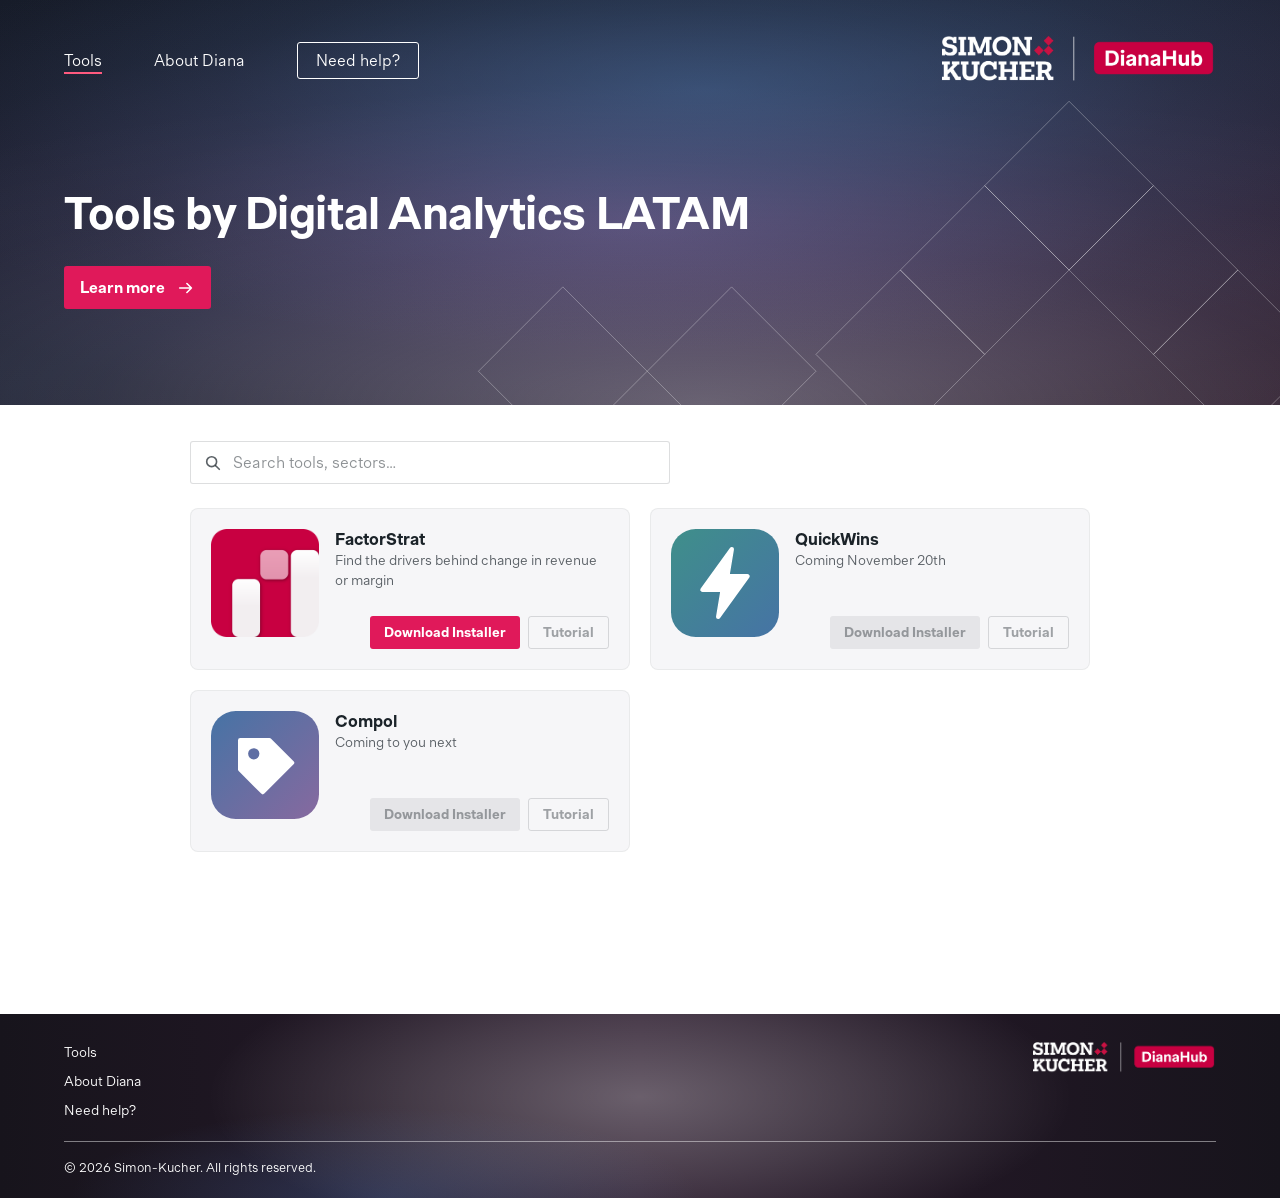
<file: docs/index.html>
<!DOCTYPE html>
<html lang="en">

<head>
  <meta charset="utf-8">
  <meta name="viewport" content="width=device-width, initial-scale=1">
  <title>Dianahub</title>
  <link rel="icon" href="assets/www.simon-kucher.ico">
  <link rel="stylesheet" href="style.css">
  <script src="downloads.js"></script>
</head>

<body>
  <div class="hero">
    <svg class="hero-diamonds" viewBox="0 0 1300 600" preserveAspectRatio="xMaxYMax meet" aria-hidden="true">
      <path
        d="M237.5 425L362.5 550L237.5 675L112.5 550Z M487.5 425L612.5 550L487.5 675L362.5 550Z M737.5 400L862.5 525L737.5 650L612.5 525Z M862.5 275L987.5 400L862.5 525L737.5 400Z M1112.5 275L1237.5 400L1112.5 525L987.5 400Z M987.5 150L1112.5 275L987.5 400L862.5 275Z M1237.5 400L1362.5 525L1237.5 650L1112.5 525Z" />
    </svg>

    <header class="navbar">
      <div class="container navbar-inner">
        <a class="navbar-brand" href="index.html">
          <img src="assets/dianahub_logo.png" alt="DianaHub">
        </a>

        <nav class="navbar-links">
          <a href="index.html" aria-current="page">Tools</a>
          <a href="about.html">About Diana</a>
          <a class="navbar-cta" href="help.html">Need help?</a>
        </nav>
      </div>
    </header>

    <main class="container hero-content">
      <h1>Tools by Digital Analytics LATAM</h1>

      <a class="btn-primary" href="about.html">
        Learn more
        <svg viewBox="0 0 20 20" aria-hidden="true">
          <path d="M3 10h13M11 5l5 5-5 5" />
        </svg>
      </a>
    </main>
  </div>

  <section class="tools">
    <div class="container">
      <div class="tools-inner">
        <div class="tools-search">
          <label class="visually-hidden" for="tool-search">Search tools</label>
          <div class="tools-search-field">
            <svg viewBox="0 0 20 20" aria-hidden="true">
              <circle cx="8.5" cy="8.5" r="5.5" />
              <path d="M13 13l4 4" />
            </svg>
            <input id="tool-search" type="search" placeholder="Search tools, sectors…" autocomplete="off">
          </div>
        </div>

        <div class="tools-grid">
          <article class="tool-card">
            <img class="tool-icon" src="assets/icons/factorstrat.png" alt="">
            <h2><a class="tool-link" href="tools/factorstrat.html">FactorStrat</a></h2>
            <p class="tool-desc">Find the drivers behind change in revenue or margin</p>
            <div class="tool-card-actions">
              <a class="btn-primary" data-download="factorstrat">Download Installer</a>
              <a class="btn-secondary is-disabled" aria-disabled="true">Tutorial</a>
            </div>
          </article>

          <article class="tool-card">
            <img class="tool-icon" src="assets/icons/quickwins.svg" alt="">
            <h2><a class="tool-link" href="tools/quickwins.html">QuickWins</a></h2>
            <p class="tool-desc">Coming November 20th</p>
            <div class="tool-card-actions">
              <a class="btn-primary is-disabled" aria-disabled="true" data-download="quickwins">Download Installer</a>
              <a class="btn-secondary is-disabled" aria-disabled="true">Tutorial</a>
            </div>
          </article>

          <article class="tool-card is-disabled">
            <img class="tool-icon" src="assets/icons/compol.svg" alt="">
            <h2><a class="tool-link" aria-disabled="true">Compol</a></h2>
            <p class="tool-desc">Coming to you next</p>
            <div class="tool-card-actions">
              <a class="btn-primary is-disabled" aria-disabled="true" data-download="compol">Download Installer</a>
              <a class="btn-secondary is-disabled" aria-disabled="true">Tutorial</a>
            </div>
          </article>
        </div>

        <p class="tools-empty" hidden>No tools match your search.</p>
      </div>
    </div>
  </section>

  <footer>
    <div class="container">
      <div class="footer-inner">
        <div class="footer-top">
          <nav class="footer-links" aria-label="Footer">
            <a href="index.html">Tools</a>
            <a href="about.html">About Diana</a>
            <a href="help.html">Need help?</a>
          </nav>

          <a class="footer-brand" href="index.html">
            <img src="assets/dianahub_logo.png" alt="DianaHub">
          </a>
        </div>

        <div class="footer-bottom">
          <p>&copy; 2026 Simon-Kucher. All rights reserved.</p>
        </div>
      </div>
    </div>
  </footer>

  <script>
    (function () {
      var input = document.getElementById("tool-search");
      var cards = document.querySelectorAll(".tool-card");
      var empty = document.querySelector(".tools-empty");

      input.addEventListener("input", function () {
        var query = input.value.trim().toLowerCase();
        var visible = 0;

        cards.forEach(function (card) {
          var match = card.textContent.toLowerCase().indexOf(query) !== -1;
          card.hidden = !match;
          if (match) visible++;
        });

        empty.hidden = visible > 0;
      });
    })();
  </script>
</body>

</html>
</file>
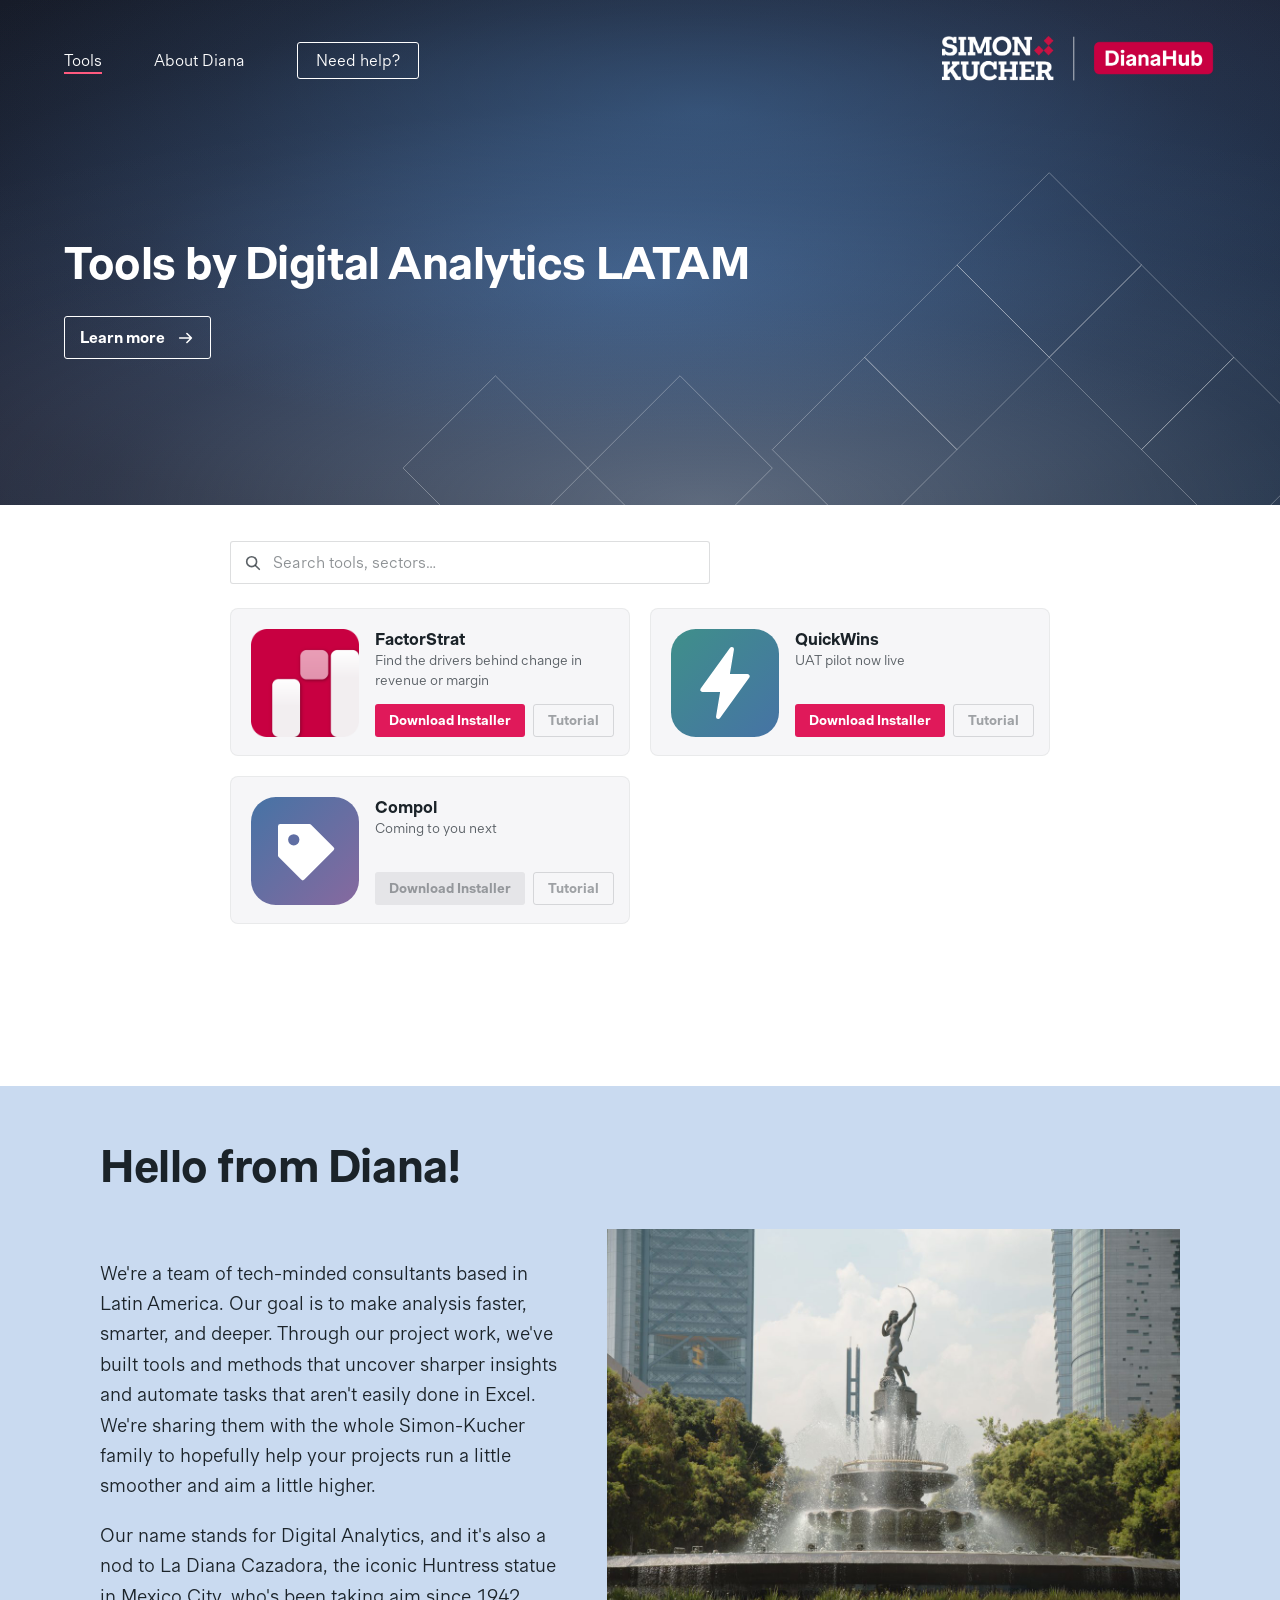
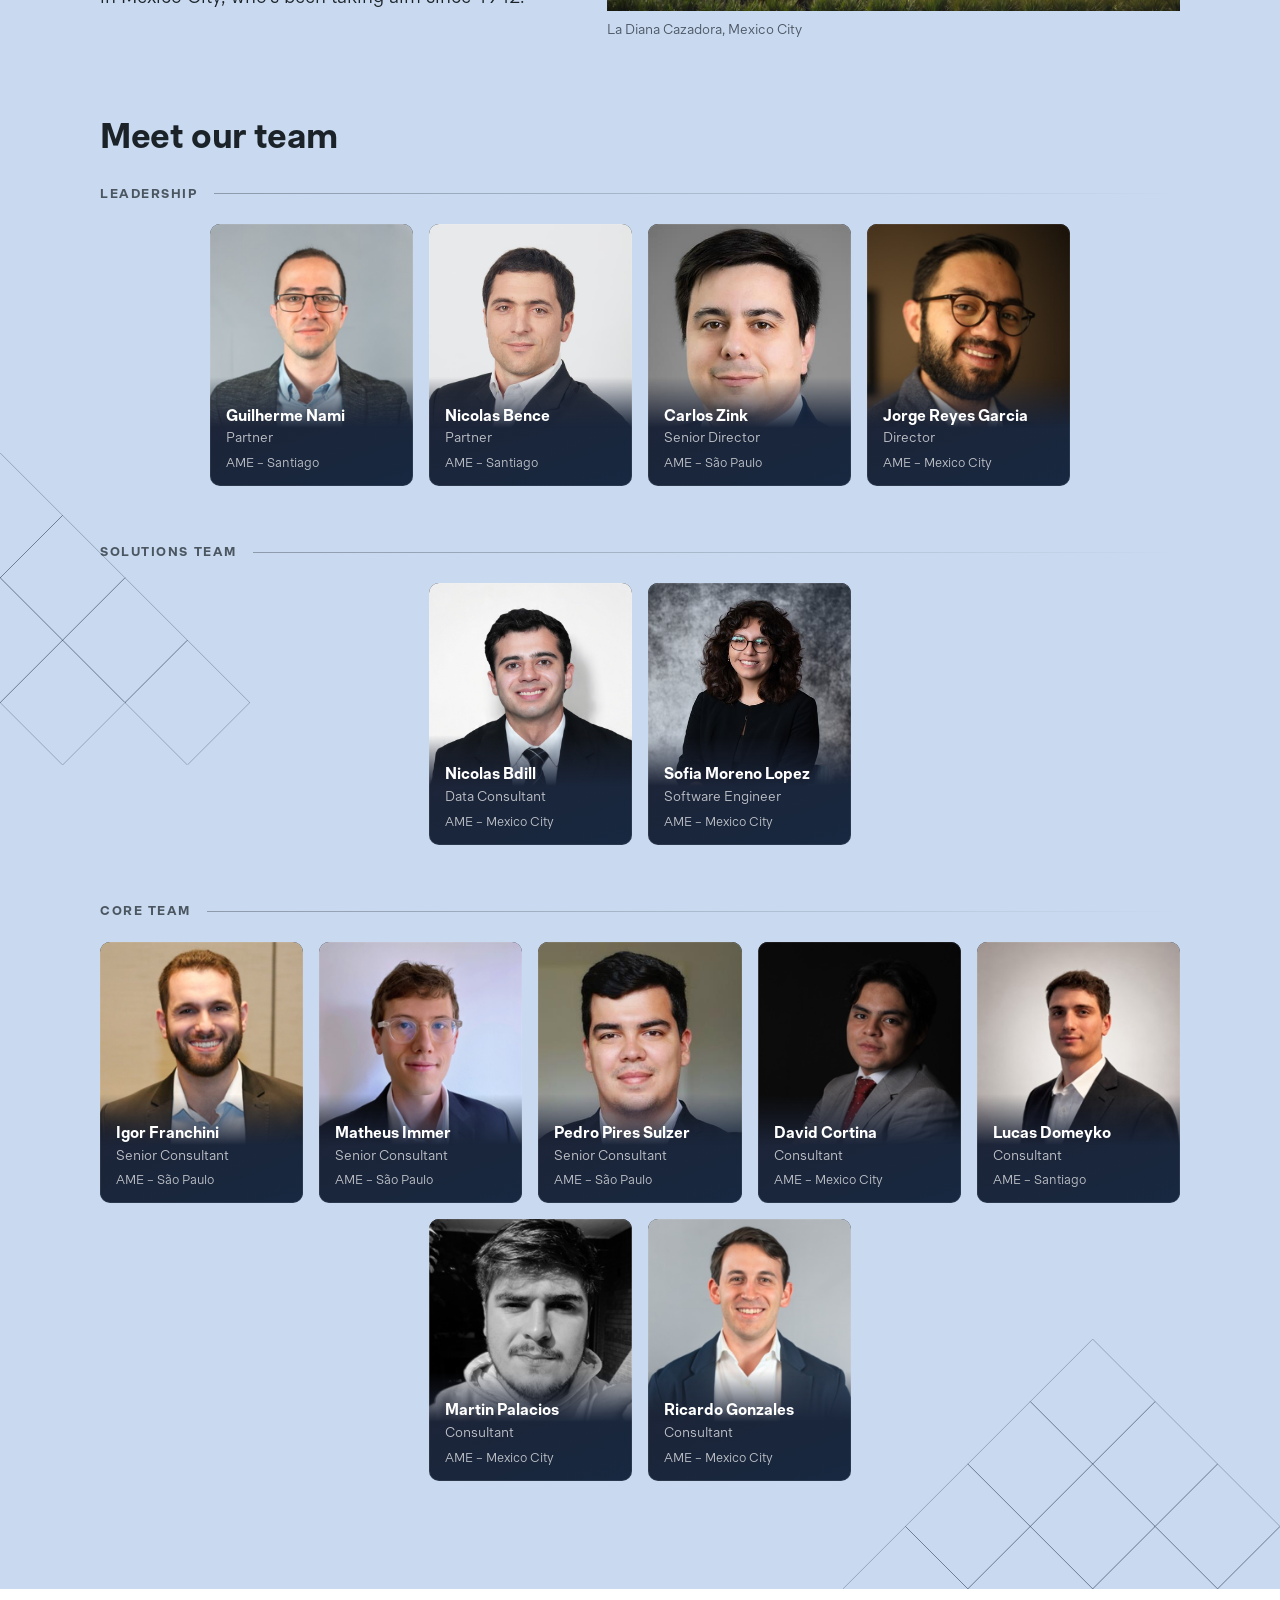
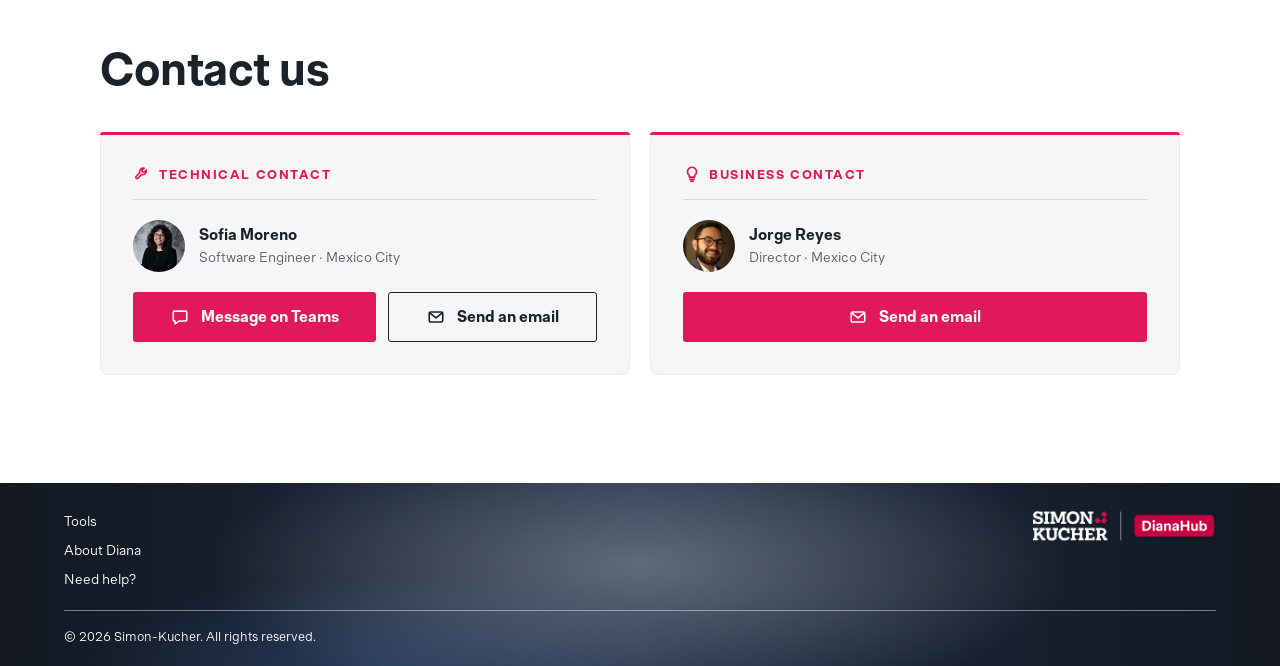
<file: public/index.html>
<!DOCTYPE html>
<html lang="en">

<head>
  <meta charset="utf-8">
  <meta name="viewport" content="width=device-width, initial-scale=1">
  <title>Dianahub</title>
  <link rel="icon" href="assets/www.simon-kucher.ico">
  <link rel="stylesheet" href="style.css">
  <script src="downloads.js"></script>
  <script>
    // Swap missing team headshots for the default silhouette
    document.addEventListener("error", function (event) {
      var img = event.target;
      if (img.tagName !== "IMG" || !img.closest(".team-member")) return;
      if (img.getAttribute("src") === "assets/headshots/default.svg") return;
      img.src = "assets/headshots/default.svg";
      img.alt = "";
    }, true);

    // "Send an email" copies the address instead of opening the mail app.
    // navigator.clipboard needs https or localhost, so fall back to execCommand on the intranet host.
    function copyText(text) {
      if (navigator.clipboard && window.isSecureContext) {
        return navigator.clipboard.writeText(text);
      }
      var field = document.createElement("textarea");
      field.value = text;
      field.setAttribute("readonly", "");
      field.style.position = "fixed";
      field.style.opacity = "0";
      document.body.appendChild(field);
      field.select();
      var copied = document.execCommand("copy");
      document.body.removeChild(field);
      return copied ? Promise.resolve() : Promise.reject();
    }

    document.addEventListener("click", function (event) {
      var link = event.target.closest('.help-option a[href^="mailto:"]');
      if (!link) return;
      event.preventDefault();

      var address = decodeURIComponent(link.getAttribute("href").slice(7).split("?")[0]);
      var label = link.querySelector(".btn-label");
      copyText(address).then(function () {
        if (!link.dataset.label) link.dataset.label = label.textContent;
        label.textContent = "Email copied!";
        link.classList.add("is-copied");
        clearTimeout(link.copyTimer);
        link.copyTimer = setTimeout(function () {
          label.textContent = link.dataset.label;
          link.classList.remove("is-copied");
        }, 2000);
      }, function () {
        // Copying is blocked: open the mail app as before
        window.location.href = link.href;
      });
    });
  </script>
</head>

<body>
  <!-- Sticky navbar: takes no space in the flow, so it floats over the first hero -->
  <header class="navbar site-nav">
    <div class="site-nav-bar">
      <div class="container navbar-inner">
        <a class="navbar-brand" href="#tools">
          <img src="assets/dianahub_logo.png" alt="DianaHub">
        </a>

        <nav class="navbar-links">
          <a href="#tools" aria-current="location">Tools</a>
          <a href="#about">About Diana</a>
          <a class="navbar-cta" href="#help">Need help?</a>
        </nav>
      </div>
    </div>
  </header>

  <main>
    <!-- Tools -->
    <section id="tools" aria-label="Tools">
      <div class="hero hero-home">
        <svg class="hero-diamonds" viewBox="0 0 1300 600" preserveAspectRatio="xMaxYMax meet" aria-hidden="true">
          <path
            d="M237.5 425L362.5 550L237.5 675L112.5 550Z M487.5 425L612.5 550L487.5 675L362.5 550Z M737.5 400L862.5 525L737.5 650L612.5 525Z M862.5 275L987.5 400L862.5 525L737.5 400Z M1112.5 275L1237.5 400L1112.5 525L987.5 400Z M987.5 150L1112.5 275L987.5 400L862.5 275Z M1237.5 400L1362.5 525L1237.5 650L1112.5 525Z" />
        </svg>

        <div class="container hero-content">
          <h1>Tools by Digital Analytics LATAM</h1>

          <a class="btn-primary" href="#about">
            Learn more
            <svg viewBox="0 0 20 20" aria-hidden="true">
              <path d="M3 10h13M11 5l5 5-5 5" />
            </svg>
          </a>
        </div>
      </div>

      <div class="tools">
        <div class="container">
          <div class="tools-inner">
            <div class="tools-search">
              <label class="visually-hidden" for="tool-search">Search tools</label>
              <div class="tools-search-field">
                <svg viewBox="0 0 20 20" aria-hidden="true">
                  <circle cx="8.5" cy="8.5" r="5.5" />
                  <path d="M13 13l4 4" />
                </svg>
                <input id="tool-search" type="search" placeholder="Search tools, sectors…" autocomplete="off">
              </div>
            </div>

            <div class="tools-grid">
              <article class="tool-card">
                <img class="tool-icon" src="assets/icons/factorstrat.png" alt="">
                <h2><a class="tool-link" href="tools/factorstrat.html">FactorStrat</a></h2>
                <p class="tool-desc">Find the drivers behind change in revenue or margin</p>
                <div class="tool-card-actions">
                  <a class="btn-primary" data-download="factorstrat">Download Installer</a>
                  <a class="btn-secondary is-disabled" aria-disabled="true">Tutorial</a>
                </div>
              </article>

              <article class="tool-card">
                <img class="tool-icon" src="assets/icons/quickwins.svg" alt="">
                <h2><a class="tool-link" href="tools/quickwins.html">QuickWins</a></h2>
                <p class="tool-desc">UAT pilot now live</p>
                <div class="tool-card-actions">
                  <a class="btn-primary" data-download="quickwins">Download Installer</a>
                  <a class="btn-secondary is-disabled" aria-disabled="true">Tutorial</a>
                </div>
              </article>

              <article class="tool-card is-disabled">
                <img class="tool-icon" src="assets/icons/compol.svg" alt="">
                <h2><a class="tool-link" aria-disabled="true">Compol</a></h2>
                <p class="tool-desc">Coming to you next</p>
                <div class="tool-card-actions">
                  <a class="btn-primary is-disabled" aria-disabled="true" data-download="compol">Download Installer</a>
                  <a class="btn-secondary is-disabled" aria-disabled="true">Tutorial</a>
                </div>
              </article>
            </div>

            <p class="tools-empty" hidden>No tools match your search.</p>
          </div>
        </div>
      </div>
    </section>

    <!-- About Diana -->
    <section id="about" aria-labelledby="about-heading">
      <div class="page-body page-body-diamonds section-alt">
        <div class="container">
          <div class="page-inner">
            <h2 class="section-heading" id="about-heading">Hello from Diana!</h2>

            <div class="about-intro">
              <div class="about-intro-text">
                <p>We're a team of tech-minded consultants based in Latin America. Our goal is to make analysis
                  faster, smarter, and deeper. Through our project work, we've built tools and methods that
                  uncover sharper insights and automate tasks that aren't easily done in Excel. We're sharing
                  them with the whole Simon-Kucher family to hopefully help your projects run a little
                  smoother and aim a little higher.</p>

                <p>Our name stands for Digital Analytics, and it's also a nod to La Diana Cazadora, the iconic
                  Huntress statue in Mexico City, who's been taking aim since 1942.</p>
              </div>

              <figure class="about-intro-photo">
                <img src="assets/diana-photo-1200.jpg" width="1200" height="800" loading="lazy"
                  alt="La Diana Cazadora statue and fountain on Paseo de la Reforma, Mexico City">
                <figcaption>La Diana Cazadora, Mexico City</figcaption>
              </figure>
            </div>

            <h3 class="team-heading">Meet our team</h3>

            <h4 class="team-group-heading">Leadership</h4>
            <div class="team-grid">
              <article class="team-member">
                <img src="assets/headshots/guilherme_nami.png" alt="Guilherme Nami" loading="lazy">
                <div class="team-member-info">
                  <h5 class="team-name">Guilherme Nami</h5>
                  <p class="team-position">Partner</p>
                  <p class="team-location">AME – Santiago</p>
                </div>
              </article>
              <article class="team-member">
                <img src="assets/headshots/nicolas_bence.jpg" alt="Nicolas Bence" loading="lazy">
                <div class="team-member-info">
                  <h5 class="team-name">Nicolas Bence</h5>
                  <p class="team-position">Partner</p>
                  <p class="team-location">AME – Santiago</p>
                </div>
              </article>
              <article class="team-member">
                <img src="assets/headshots/carlos_sink.jpg" alt="Carlos Zink" loading="lazy">
                <div class="team-member-info">
                  <h5 class="team-name">Carlos Zink</h5>
                  <p class="team-position">Senior Director</p>
                  <p class="team-location">AME – São Paulo</p>
                </div>
              </article>
              <article class="team-member">
                <img src="assets/headshots/jorge_reyes.png" alt="Jorge Reyes Garcia" loading="lazy">
                <div class="team-member-info">
                  <h5 class="team-name">Jorge Reyes Garcia</h5>
                  <p class="team-position">Director</p>
                  <p class="team-location">AME – Mexico City</p>
                </div>
              </article>
            </div>

            <h4 class="team-group-heading">Solutions team</h4>
            <div class="team-grid">
              <article class="team-member">
                <img src="assets/headshots/nicolas_bdill.jpg" alt="Nicolas Bdill" loading="lazy">
                <div class="team-member-info">
                  <h5 class="team-name">Nicolas Bdill</h5>
                  <p class="team-position">Data Consultant</p>
                  <p class="team-location">AME – Mexico City</p>
                </div>
              </article>
              <article class="team-member">
                <img src="assets/headshots/sofia_moreno.jpg" alt="Sofia Moreno Lopez" loading="lazy">
                <div class="team-member-info">
                  <h5 class="team-name">Sofia Moreno Lopez</h5>
                  <p class="team-position">Software Engineer</p>
                  <p class="team-location">AME – Mexico City</p>
                </div>
              </article>
            </div>

            <h4 class="team-group-heading">Core team</h4>
            <div class="team-grid">
              <article class="team-member">
                <img src="assets/headshots/igor_franchini.png" alt="Igor Franchini" loading="lazy">
                <div class="team-member-info">
                  <h5 class="team-name">Igor Franchini</h5>
                  <p class="team-position">Senior Consultant</p>
                  <p class="team-location">AME – São Paulo</p>
                </div>
              </article>
              <article class="team-member">
                <img src="assets/headshots/matheus_immer.png" alt="Matheus Immer" loading="lazy">
                <div class="team-member-info">
                  <h5 class="team-name">Matheus Immer</h5>
                  <p class="team-position">Senior Consultant</p>
                  <p class="team-location">AME – São Paulo</p>
                </div>
              </article>
              <article class="team-member">
                <img src="assets/headshots/pedro_pires.jpg" alt="Pedro Pires Sulzer" loading="lazy">
                <div class="team-member-info">
                  <h5 class="team-name">Pedro Pires Sulzer</h5>
                  <p class="team-position">Senior Consultant</p>
                  <p class="team-location">AME – São Paulo</p>
                </div>
              </article>
              <article class="team-member">
                <img src="assets/headshots/david_cortina.png" alt="David Cortina" loading="lazy">
                <div class="team-member-info">
                  <h5 class="team-name">David Cortina</h5>
                  <p class="team-position">Consultant</p>
                  <p class="team-location">AME – Mexico City</p>
                </div>
              </article>
              <article class="team-member">
                <img src="assets/headshots/lucas_domeyko.png" alt="Lucas Domeyko" loading="lazy">
                <div class="team-member-info">
                  <h5 class="team-name">Lucas Domeyko</h5>
                  <p class="team-position">Consultant</p>
                  <p class="team-location">AME – Santiago</p>
                </div>
              </article>
              <article class="team-member">
                <img src="assets/headshots/martin_palacios.png" alt="Martin Palacios" loading="lazy">
                <div class="team-member-info">
                  <h5 class="team-name">Martin Palacios</h5>
                  <p class="team-position">Consultant</p>
                  <p class="team-location">AME – Mexico City</p>
                </div>
              </article>
              <article class="team-member">
                <img src="assets/headshots/ricardo_gonzales.png" alt="Ricardo Gonzales" loading="lazy">
                <div class="team-member-info">
                  <h5 class="team-name">Ricardo Gonzales</h5>
                  <p class="team-position">Consultant</p>
                  <p class="team-location">AME – Mexico City</p>
                </div>
              </article>
            </div>
          </div>
        </div>
      </div>
    </section>

    <!-- Need help? -->
    <section id="help" aria-labelledby="help-heading">
      <div class="page-body">
        <div class="container">
          <div class="page-inner">
            <h2 class="section-heading" id="help-heading">Contact us</h2>

            <div class="help-grid">
              <div class="help-option">
                <p class="help-topic">
                  <svg viewBox="0 0 20 20" aria-hidden="true">
                    <path d="M12.5 3.5a4 4 0 0 0-4.9 5.1L3.5 12.7a1.4 1.4 0 0 0 2 2l4.1-4.1a4 4 0 0 0 5.1-4.9l-2.3 2.3-2-.4-.4-2z" />
                  </svg>
                  Technical contact
                </p>

                <div class="help-person">
                  <img src="assets/headshots/sofia_moreno.jpg" alt="" loading="lazy">
                  <div>
                    <p class="help-person-name">Sofia Moreno</p>
                    <p class="help-person-role">Software Engineer · Mexico City</p>
                  </div>
                </div>

                <div class="contact-actions">
                  <a class="btn-primary" href="https://teams.microsoft.com/l/chat/0/0?users=sofia.moreno@simon-kucher.com" target="_blank" rel="noopener">
                    <svg viewBox="0 0 20 20" aria-hidden="true">
                      <path d="M4 3.5h12a1.5 1.5 0 0 1 1.5 1.5v8a1.5 1.5 0 0 1-1.5 1.5H9l-4.5 3v-3H4A1.5 1.5 0 0 1 2.5 13V5A1.5 1.5 0 0 1 4 3.5z" />
                    </svg>
                    Message on Teams
                  </a>
                  <a class="btn-secondary" title="Copy sofia.moreno@simon-kucher.com" href="mailto:sofia.moreno@simon-kucher.com?subject=DianaHub%20-%20Tool%20issue">
                    <svg viewBox="0 0 20 20" aria-hidden="true">
                      <rect x="2.5" y="4.5" width="15" height="11" rx="1.5" />
                      <path d="M3 5.5l7 5.5 7-5.5" />
                    </svg>
                    <span class="btn-label" aria-live="polite">Send an email</span>
                  </a>
                </div>
              </div>

              <div class="help-option">
                <p class="help-topic">
                  <svg viewBox="0 0 20 20" aria-hidden="true">
                    <path d="M10 2.5a5 5 0 0 0-3 9v2h6v-2a5 5 0 0 0-3-9z M7.5 16h5 M8.5 18h3" />
                  </svg>
                  Business Contact
                </p>

                <div class="help-person">
                  <img src="assets/headshots/jorge_reyes.png" alt="" loading="lazy">
                  <div>
                    <p class="help-person-name">Jorge Reyes</p>
                    <p class="help-person-role">Director · Mexico City</p>
                  </div>
                </div>

                <div class="contact-actions">
                  <a class="btn-primary" title="Copy jorge.reyes@simon-kucher.com" href="mailto:jorge.reyes@simon-kucher.com?subject=DianaHub%20-%20Question">
                    <svg viewBox="0 0 20 20" aria-hidden="true">
                      <rect x="2.5" y="4.5" width="15" height="11" rx="1.5" />
                      <path d="M3 5.5l7 5.5 7-5.5" />
                    </svg>
                    <span class="btn-label" aria-live="polite">Send an email</span>
                  </a>
                </div>
              </div>
            </div>
          </div>
        </div>
      </div>
    </section>
  </main>

  <footer>
    <div class="container">
      <div class="footer-inner">
        <div class="footer-top">
          <nav class="footer-links" aria-label="Footer">
            <a href="#tools">Tools</a>
            <a href="#about">About Diana</a>
            <a href="#help">Need help?</a>
          </nav>

          <a class="footer-brand" href="#tools">
            <img src="assets/dianahub_logo.png" alt="DianaHub">
          </a>
        </div>

        <div class="footer-bottom">
          <p>&copy; 2026 Simon-Kucher. All rights reserved.</p>
        </div>
      </div>
    </div>
  </footer>

  <script>
    // Tool search
    (function () {
      var input = document.getElementById("tool-search");
      var cards = document.querySelectorAll(".tool-card");
      var empty = document.querySelector(".tools-empty");

      input.addEventListener("input", function () {
        var query = input.value.trim().toLowerCase();
        var visible = 0;

        cards.forEach(function (card) {
          var match = card.textContent.toLowerCase().indexOf(query) !== -1;
          card.hidden = !match;
          if (match) visible++;
        });

        empty.hidden = visible > 0;
      });
    })();

    // Sticky navbar: solid once the page scrolls, and the link for the section in view is highlighted
    (function () {
      var root = document.documentElement;
      var nav = document.querySelector(".site-nav");
      var bar = nav.querySelector(".site-nav-bar");
      var links = nav.querySelectorAll(".navbar-links a");
      var sections = Array.prototype.map.call(links, function (link) {
        return document.querySelector(link.getAttribute("href"));
      });

      // The first hero leaves room for the full-size bar; anchors land just below the compact one
      function measure() {
        var stuck = nav.classList.contains("is-stuck");
        nav.classList.add("no-transition");
        nav.classList.remove("is-stuck");
        root.style.setProperty("--nav-h", bar.offsetHeight + "px");
        nav.classList.add("is-stuck");
        root.style.setProperty("--nav-stuck-h", bar.offsetHeight + "px");
        nav.classList.toggle("is-stuck", stuck);
        bar.offsetHeight; // apply the restored state before transitions come back
        nav.classList.remove("no-transition");
      }

      function update() {
        nav.classList.toggle("is-stuck", window.scrollY > 0);

        // The current section is the last one whose top has passed a line a third of the way down
        var line = window.innerHeight / 3;
        var current = 0;
        sections.forEach(function (section, i) {
          if (section.getBoundingClientRect().top <= line) current = i;
        });
        // At the very bottom, the last (short) section counts as current
        if (window.innerHeight + window.scrollY >= root.scrollHeight - 2) current = sections.length - 1;

        links.forEach(function (link, i) {
          if (i === current) link.setAttribute("aria-current", "location");
          else link.removeAttribute("aria-current");
        });
      }

      var ticking = false;
      window.addEventListener("scroll", function () {
        if (ticking) return;
        ticking = true;
        requestAnimationFrame(function () {
          ticking = false;
          update();
        });
      }, { passive: true });

      function remeasure() {
        measure();
        update();
      }

      window.addEventListener("resize", remeasure);
      // The web font can change the bar's height once it loads
      window.addEventListener("load", remeasure);

      measure();
      update();
    })();
  </script>
</body>

</html>
</file>
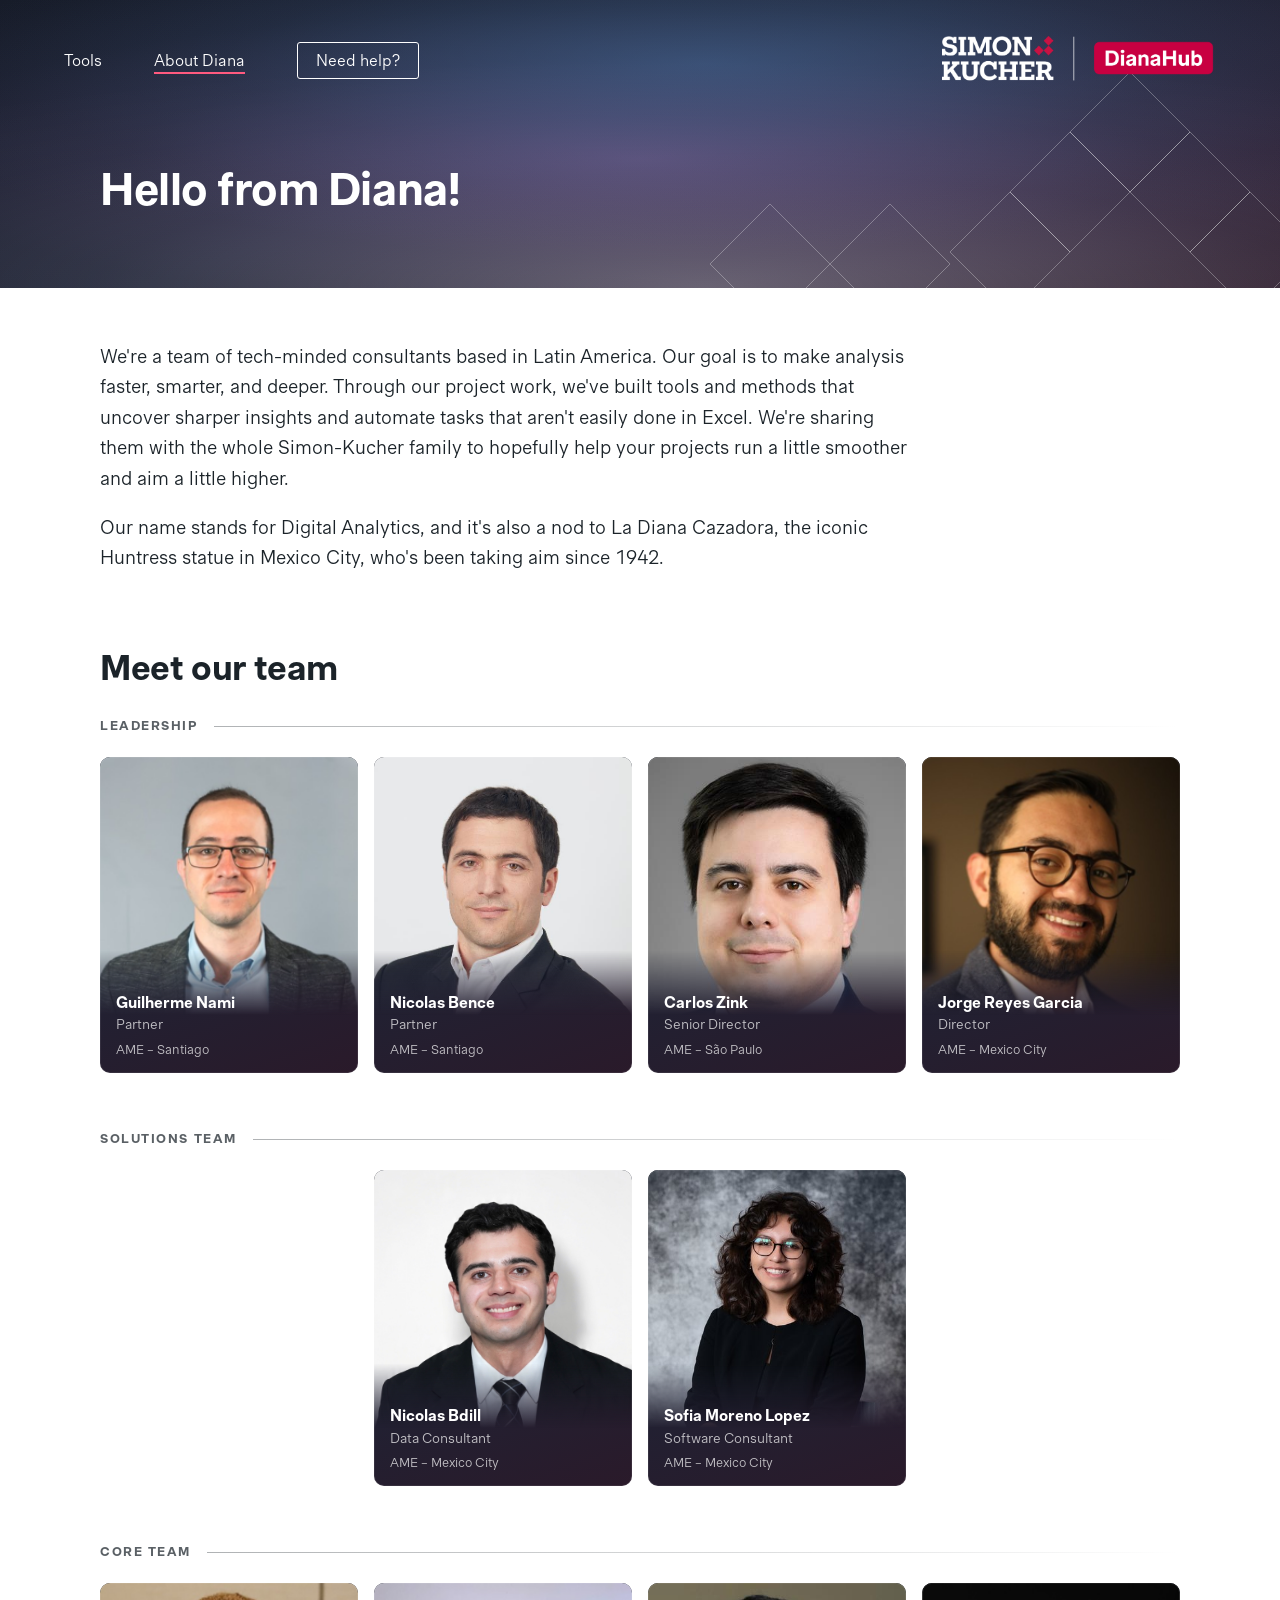
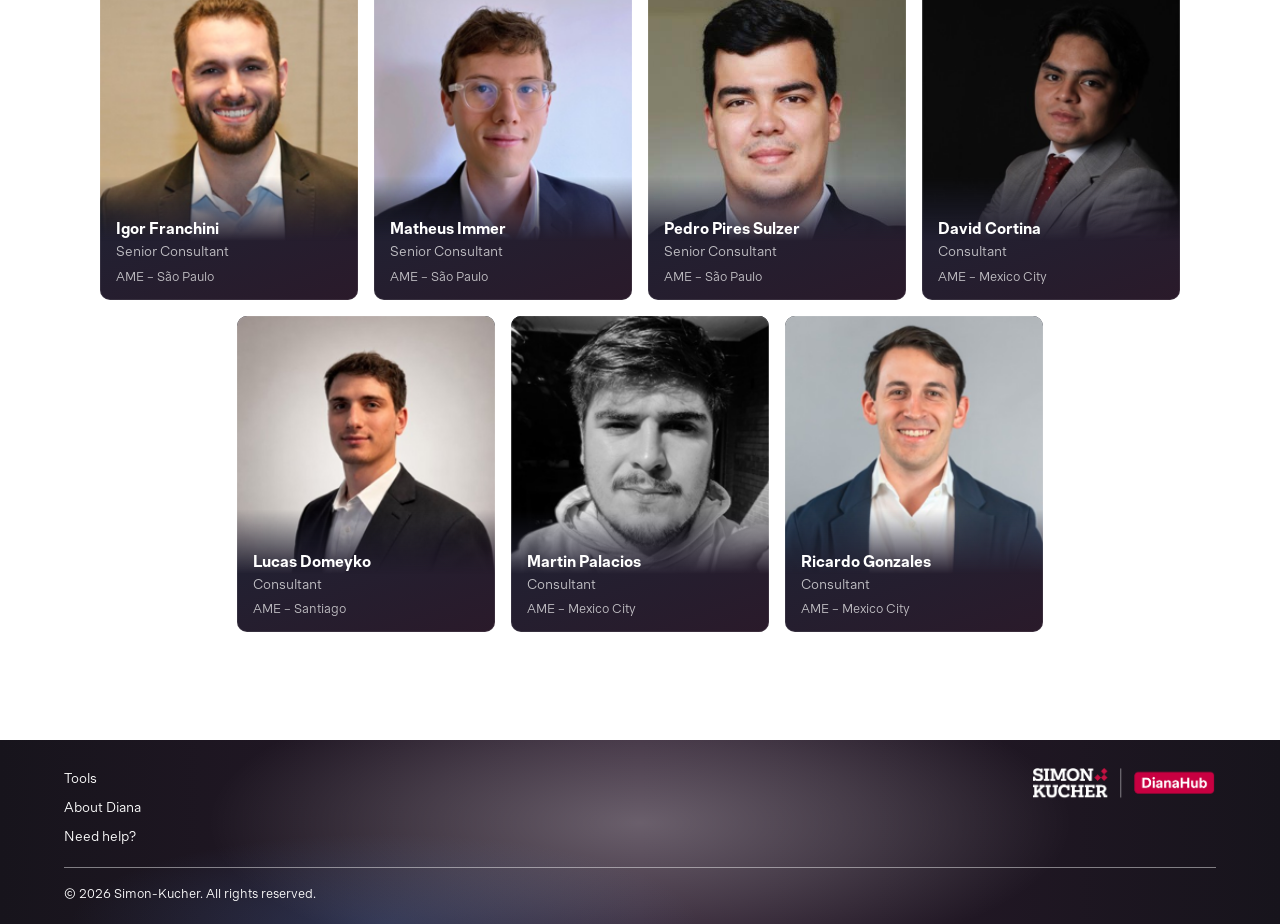
<file: docs/about.html>
<!DOCTYPE html>
<html lang="en">

<head>
    <meta charset="utf-8">
    <meta name="viewport" content="width=device-width, initial-scale=1">
    <title>About Diana · Dianahub</title>
    <link rel="icon" href="assets/www.simon-kucher.ico">
    <link rel="stylesheet" href="style.css">
    <script>
        // Swap missing team headshots for the default silhouette
        document.addEventListener("error", function (event) {
            var img = event.target;
            if (img.tagName !== "IMG" || !img.closest(".team-member")) return;
            if (img.getAttribute("src") === "assets/headshots/default.svg") return;
            img.src = "assets/headshots/default.svg";
            img.alt = "";
        }, true);
    </script>
</head>

<body>
    <div class="hero hero-compact">
        <svg class="hero-diamonds" viewBox="0 0 1300 600" preserveAspectRatio="xMaxYMax meet" aria-hidden="true">
            <path
                d="M237.5 425L362.5 550L237.5 675L112.5 550Z M487.5 425L612.5 550L487.5 675L362.5 550Z M737.5 400L862.5 525L737.5 650L612.5 525Z M862.5 275L987.5 400L862.5 525L737.5 400Z M1112.5 275L1237.5 400L1112.5 525L987.5 400Z M987.5 150L1112.5 275L987.5 400L862.5 275Z M1237.5 400L1362.5 525L1237.5 650L1112.5 525Z" />
        </svg>

        <header class="navbar">
            <div class="container navbar-inner">
                <a class="navbar-brand" href="index.html">
                    <img src="assets/dianahub_logo.png" alt="DianaHub">
                </a>

                <nav class="navbar-links">
                    <a href="index.html">Tools</a>
                    <a href="about.html" aria-current="page">About Diana</a>
                    <a class="navbar-cta" href="help.html">Need help?</a>
                </nav>
            </div>
        </header>

        <div class="container page-header">
            <div class="page-inner">
                <h1>Hello from Diana!</h1>
            </div>
        </div>
    </div>

    <main class="page-body">
        <div class="container">
            <div class="page-inner">
                <p>We're a team of tech-minded consultants based in Latin America. Our goal is to make analysis faster,
                    smarter, and deeper. Through our project work, we've built tools and methods that uncover sharper
                    insights and automate tasks that aren't easily done in Excel. We're sharing them with the whole
                    Simon-Kucher family to hopefully help your projects run a little smoother and aim a little higher.
                </p>

                <p>Our name stands for Digital Analytics, and it's also a nod to La Diana Cazadora, the iconic Huntress
                    statue in Mexico City, who's been taking aim since 1942.</p>

                <h2 class="team-heading">Meet our team</h2>

                <h2 class="team-group-heading">Leadership</h2>
                <div class="team-grid">
                    <article class="team-member">
                        <img src="assets/headshots/guilherme_nami.png" alt="Guilherme Nami">
                        <div class="team-member-info">
                            <h3 class="team-name">Guilherme Nami</h3>
                            <p class="team-position">Partner</p>
                            <p class="team-location">AME – Santiago</p>
                        </div>
                    </article>
                    <article class="team-member">
                        <img src="assets/headshots/nicolas_bence.jpg" alt="Nicolas Bence">
                        <div class="team-member-info">
                            <h3 class="team-name">Nicolas Bence</h3>
                            <p class="team-position">Partner</p>
                            <p class="team-location">AME – Santiago</p>
                        </div>
                    </article>
                    <article class="team-member">
                        <img src="assets/headshots/carlos_sink.jpg" alt="Carlos Zink">
                        <div class="team-member-info">
                            <h3 class="team-name">Carlos Zink</h3>
                            <p class="team-position">Senior Director</p>
                            <p class="team-location">AME – São Paulo</p>
                        </div>
                    </article>
                    <article class="team-member">
                        <img src="assets/headshots/jorge_reyes.png" alt="Jorge Reyes Garcia">
                        <div class="team-member-info">
                            <h3 class="team-name">Jorge Reyes Garcia</h3>
                            <p class="team-position">Director</p>
                            <p class="team-location">AME – Mexico City</p>
                        </div>
                    </article>
                </div>

                <h2 class="team-group-heading">Solutions team</h2>
                <div class="team-grid">
                    <article class="team-member">
                        <img src="assets/headshots/nicolas_bdill.jpg" alt="Nicolas Bdill">
                        <div class="team-member-info">
                            <h3 class="team-name">Nicolas Bdill</h3>
                            <p class="team-position">Data Consultant</p>
                            <p class="team-location">AME – Mexico City</p>
                        </div>
                    </article>
                    <article class="team-member">
                        <img src="assets/headshots/sofia_moreno.jpg" alt="Sofia Moreno Lopez">
                        <div class="team-member-info">
                            <h3 class="team-name">Sofia Moreno Lopez</h3>
                            <p class="team-position">Software Consultant</p>
                            <p class="team-location">AME – Mexico City</p>
                        </div>
                    </article>
                </div>

                <h2 class="team-group-heading">Core team</h2>
                <div class="team-grid">
                    <article class="team-member">
                        <img src="assets/headshots/igor_franchini.png" alt="Igor Franchini">
                        <div class="team-member-info">
                            <h3 class="team-name">Igor Franchini</h3>
                            <p class="team-position">Senior Consultant</p>
                            <p class="team-location">AME – São Paulo</p>
                        </div>
                    </article>
                    <article class="team-member">
                        <img src="assets/headshots/matheus_immer.png" alt="Matheus Immer">
                        <div class="team-member-info">
                            <h3 class="team-name">Matheus Immer</h3>
                            <p class="team-position">Senior Consultant</p>
                            <p class="team-location">AME – São Paulo</p>
                        </div>
                    </article>
                    <article class="team-member">
                        <img src="assets/headshots/pedro_pires.jpg" alt="Pedro Pires Sulzer">
                        <div class="team-member-info">
                            <h3 class="team-name">Pedro Pires Sulzer</h3>
                            <p class="team-position">Senior Consultant</p>
                            <p class="team-location">AME – São Paulo</p>
                        </div>
                    </article>
                    <article class="team-member">
                        <img src="assets/headshots/david_cortina.png" alt="David Cortina">
                        <div class="team-member-info">
                            <h3 class="team-name">David Cortina</h3>
                            <p class="team-position">Consultant</p>
                            <p class="team-location">AME – Mexico City</p>
                        </div>
                    </article>
                    <article class="team-member">
                        <img src="assets/headshots/lucas_domeyko.png" alt="Lucas Domeyko">
                        <div class="team-member-info">
                            <h3 class="team-name">Lucas Domeyko</h3>
                            <p class="team-position">Consultant</p>
                            <p class="team-location">AME – Santiago</p>
                        </div>
                    </article>
                    <article class="team-member">
                        <img src="assets/headshots/martin_palacios.png" alt="Martin Palacios">
                        <div class="team-member-info">
                            <h3 class="team-name">Martin Palacios</h3>
                            <p class="team-position">Consultant</p>
                            <p class="team-location">AME – Mexico City</p>
                        </div>
                    </article>
                    <article class="team-member">
                        <img src="assets/headshots/ricardo_gonzales.png" alt="Ricardo Gonzales">
                        <div class="team-member-info">
                            <h3 class="team-name">Ricardo Gonzales</h3>
                            <p class="team-position">Consultant</p>
                            <p class="team-location">AME – Mexico City</p>
                        </div>
                    </article>
                </div>
            </div>
        </div>
    </main>

    <footer>
        <div class="container">
            <div class="footer-inner">
                <div class="footer-top">
                    <nav class="footer-links" aria-label="Footer">
                        <a href="index.html">Tools</a>
                        <a href="about.html">About Diana</a>
                        <a href="help.html">Need help?</a>
                    </nav>

                    <a class="footer-brand" href="index.html">
                        <img src="assets/dianahub_logo.png" alt="DianaHub">
                    </a>
                </div>

                <div class="footer-bottom">
                    <p>&copy; 2026 Simon-Kucher. All rights reserved.</p>
                </div>
            </div>
        </div>
    </footer>
</body>

</html>
</file>
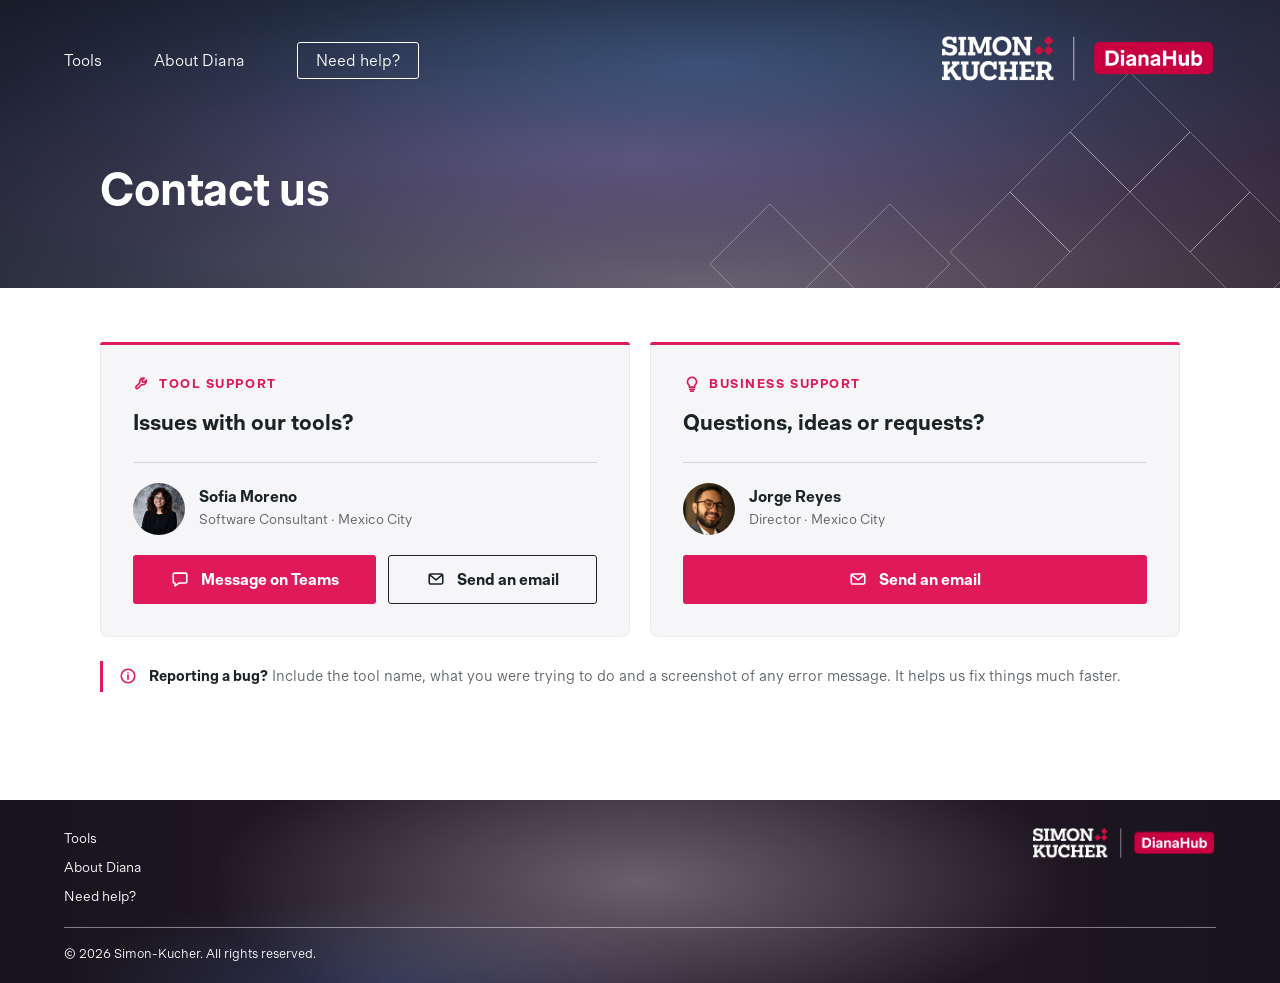
<file: docs/help.html>
<!DOCTYPE html>
<html lang="en">

<head>
  <meta charset="utf-8">
  <meta name="viewport" content="width=device-width, initial-scale=1">
  <title>Need help? · Dianahub</title>
  <link rel="icon" href="assets/www.simon-kucher.ico">
  <link rel="stylesheet" href="style.css">
  <script>
    // "Send an email" copies the address instead of opening the mail app.
    // navigator.clipboard needs https or localhost, so fall back to execCommand on the intranet host.
    function copyText(text) {
      if (navigator.clipboard && window.isSecureContext) {
        return navigator.clipboard.writeText(text);
      }
      var field = document.createElement("textarea");
      field.value = text;
      field.setAttribute("readonly", "");
      field.style.position = "fixed";
      field.style.opacity = "0";
      document.body.appendChild(field);
      field.select();
      var copied = document.execCommand("copy");
      document.body.removeChild(field);
      return copied ? Promise.resolve() : Promise.reject();
    }

    document.addEventListener("click", function (event) {
      var link = event.target.closest('.help-option a[href^="mailto:"]');
      if (!link) return;
      event.preventDefault();

      var address = decodeURIComponent(link.getAttribute("href").slice(7).split("?")[0]);
      var label = link.querySelector(".btn-label");
      copyText(address).then(function () {
        if (!link.dataset.label) link.dataset.label = label.textContent;
        label.textContent = "Email copied!";
        link.classList.add("is-copied");
        clearTimeout(link.copyTimer);
        link.copyTimer = setTimeout(function () {
          label.textContent = link.dataset.label;
          link.classList.remove("is-copied");
        }, 2000);
      }, function () {
        // Copying is blocked: open the mail app as before
        window.location.href = link.href;
      });
    });
  </script>
</head>

<body>
  <div class="hero hero-compact">
    <svg class="hero-diamonds" viewBox="0 0 1300 600" preserveAspectRatio="xMaxYMax meet" aria-hidden="true">
      <path
        d="M237.5 425L362.5 550L237.5 675L112.5 550Z M487.5 425L612.5 550L487.5 675L362.5 550Z M737.5 400L862.5 525L737.5 650L612.5 525Z M862.5 275L987.5 400L862.5 525L737.5 400Z M1112.5 275L1237.5 400L1112.5 525L987.5 400Z M987.5 150L1112.5 275L987.5 400L862.5 275Z M1237.5 400L1362.5 525L1237.5 650L1112.5 525Z" />
    </svg>

    <header class="navbar">
      <div class="container navbar-inner">
        <a class="navbar-brand" href="index.html">
          <img src="assets/dianahub_logo.png" alt="DianaHub">
        </a>

        <nav class="navbar-links">
          <a href="index.html">Tools</a>
          <a href="about.html">About Diana</a>
          <a class="navbar-cta" href="help.html" aria-current="page">Need help?</a>
        </nav>
      </div>
    </header>

    <div class="container page-header">
      <div class="page-inner">
        <h1>Contact us</h1>
      </div>
    </div>
  </div>

  <main class="page-body">
    <div class="container">
      <div class="page-inner">
        <div class="help-grid">
          <section class="help-option">
            <p class="help-topic">
              <svg viewBox="0 0 20 20" aria-hidden="true">
                <path d="M12.5 3.5a4 4 0 0 0-4.9 5.1L3.5 12.7a1.4 1.4 0 0 0 2 2l4.1-4.1a4 4 0 0 0 5.1-4.9l-2.3 2.3-2-.4-.4-2z" />
              </svg>
              Tool support
            </p>
            <h2>Issues with our tools?</h2>

            <div class="help-person">
              <img src="assets/headshots/sofia_moreno.jpg" alt="">
              <div>
                <p class="help-person-name">Sofia Moreno</p>
                <p class="help-person-role">Software Consultant · Mexico City</p>
              </div>
            </div>

            <div class="contact-actions">
              <a class="btn-primary" href="https://teams.microsoft.com/l/chat/0/0?users=sofia.moreno@simon-kucher.com" target="_blank" rel="noopener">
                <svg viewBox="0 0 20 20" aria-hidden="true">
                  <path d="M4 3.5h12a1.5 1.5 0 0 1 1.5 1.5v8a1.5 1.5 0 0 1-1.5 1.5H9l-4.5 3v-3H4A1.5 1.5 0 0 1 2.5 13V5A1.5 1.5 0 0 1 4 3.5z" />
                </svg>
                Message on Teams
              </a>
              <a class="btn-secondary" title="Copy sofia.moreno@simon-kucher.com" href="mailto:sofia.moreno@simon-kucher.com?subject=DianaHub%20-%20Tool%20issue">
                <svg viewBox="0 0 20 20" aria-hidden="true">
                  <rect x="2.5" y="4.5" width="15" height="11" rx="1.5" />
                  <path d="M3 5.5l7 5.5 7-5.5" />
                </svg>
                <span class="btn-label" aria-live="polite">Send an email</span>
              </a>
            </div>
          </section>

          <section class="help-option">
            <p class="help-topic">
              <svg viewBox="0 0 20 20" aria-hidden="true">
                <path d="M10 2.5a5 5 0 0 0-3 9v2h6v-2a5 5 0 0 0-3-9z M7.5 16h5 M8.5 18h3" />
              </svg>
              Business Support
            </p>
            <h2>Questions, ideas or requests?</h2>

            <div class="help-person">
              <img src="assets/headshots/jorge_reyes.png" alt="">
              <div>
                <p class="help-person-name">Jorge Reyes</p>
                <p class="help-person-role">Director · Mexico City</p>
              </div>
            </div>

            <div class="contact-actions">
              <a class="btn-primary" title="Copy jorge.reyes@simon-kucher.com" href="mailto:jorge.reyes@simon-kucher.com?subject=DianaHub%20-%20Question">
                <svg viewBox="0 0 20 20" aria-hidden="true">
                  <rect x="2.5" y="4.5" width="15" height="11" rx="1.5" />
                  <path d="M3 5.5l7 5.5 7-5.5" />
                </svg>
                <span class="btn-label" aria-live="polite">Send an email</span>
              </a>
            </div>
          </section>
        </div>

        <aside class="help-tip">
          <svg viewBox="0 0 20 20" aria-hidden="true">
            <circle cx="10" cy="10" r="7.5" />
            <path d="M10 9v4.5 M10 6.5v.01" />
          </svg>
          <p><strong>Reporting a bug?</strong> Include the tool name, what you were trying to do and a screenshot of
            any error message. It helps us fix things much faster.</p>
        </aside>
      </div>
    </div>
  </main>

  <footer>
    <div class="container">
      <div class="footer-inner">
        <div class="footer-top">
          <nav class="footer-links" aria-label="Footer">
            <a href="index.html">Tools</a>
            <a href="about.html">About Diana</a>
            <a href="help.html">Need help?</a>
          </nav>

          <a class="footer-brand" href="index.html">
            <img src="assets/dianahub_logo.png" alt="DianaHub">
          </a>
        </div>

        <div class="footer-bottom">
          <p>&copy; 2026 Simon-Kucher. All rights reserved.</p>
        </div>
      </div>
    </div>
  </footer>
</body>

</html>
</file>
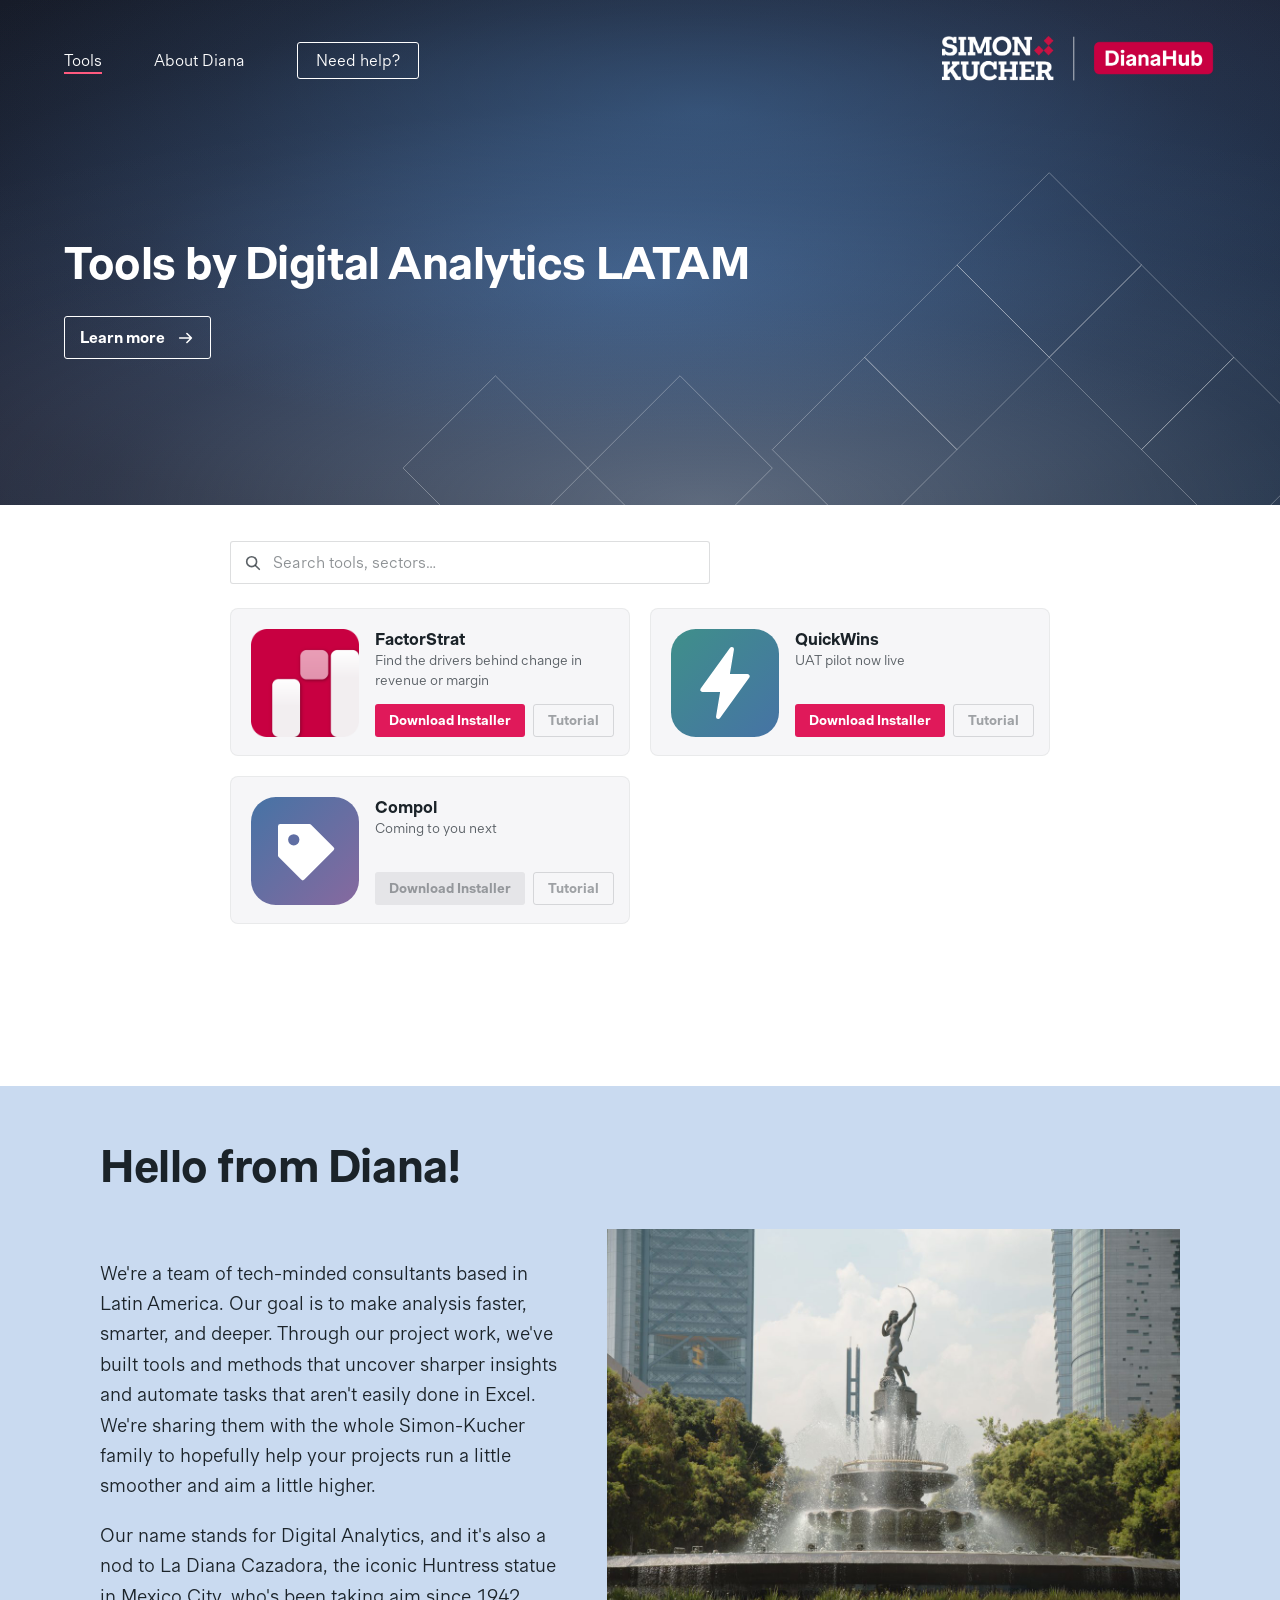
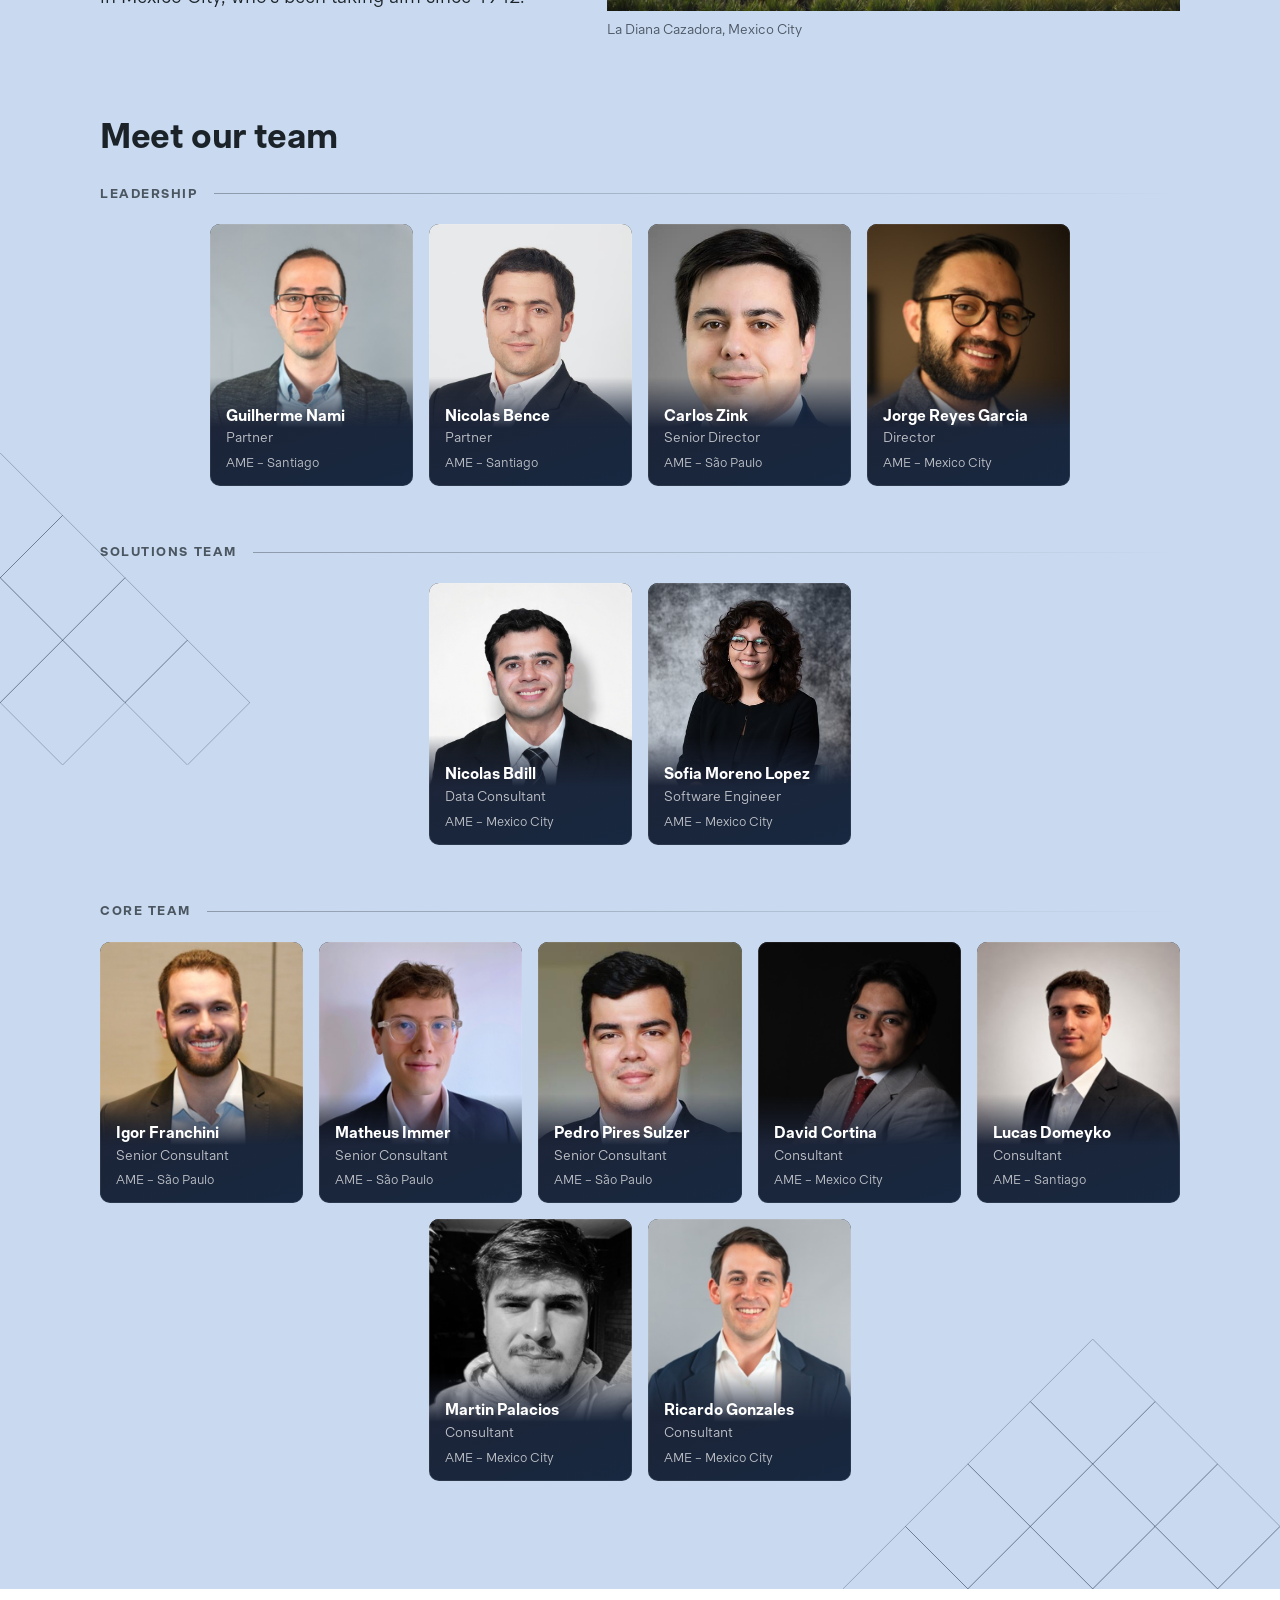
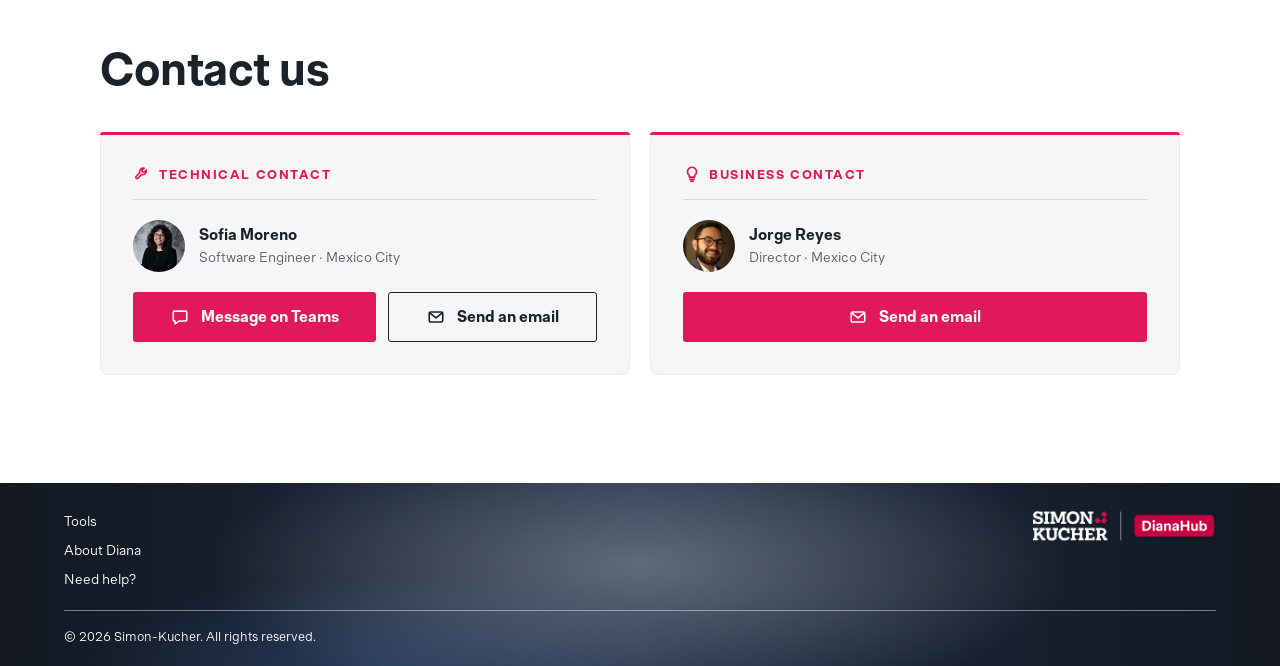
<file: public/about.html>
<!DOCTYPE html>
<html lang="en">

<head>
  <meta charset="utf-8">
  <title>About Diana · Dianahub</title>
  <!-- This page is now a section of the home page; keep old links working -->
  <meta http-equiv="refresh" content="0; url=index.html#about">
  <link rel="canonical" href="index.html#about">
  <script>location.replace("index.html#about");</script>
</head>

<body>
  <p><a href="index.html#about">About Diana has moved to the home page.</a></p>
</body>

</html>
</file>
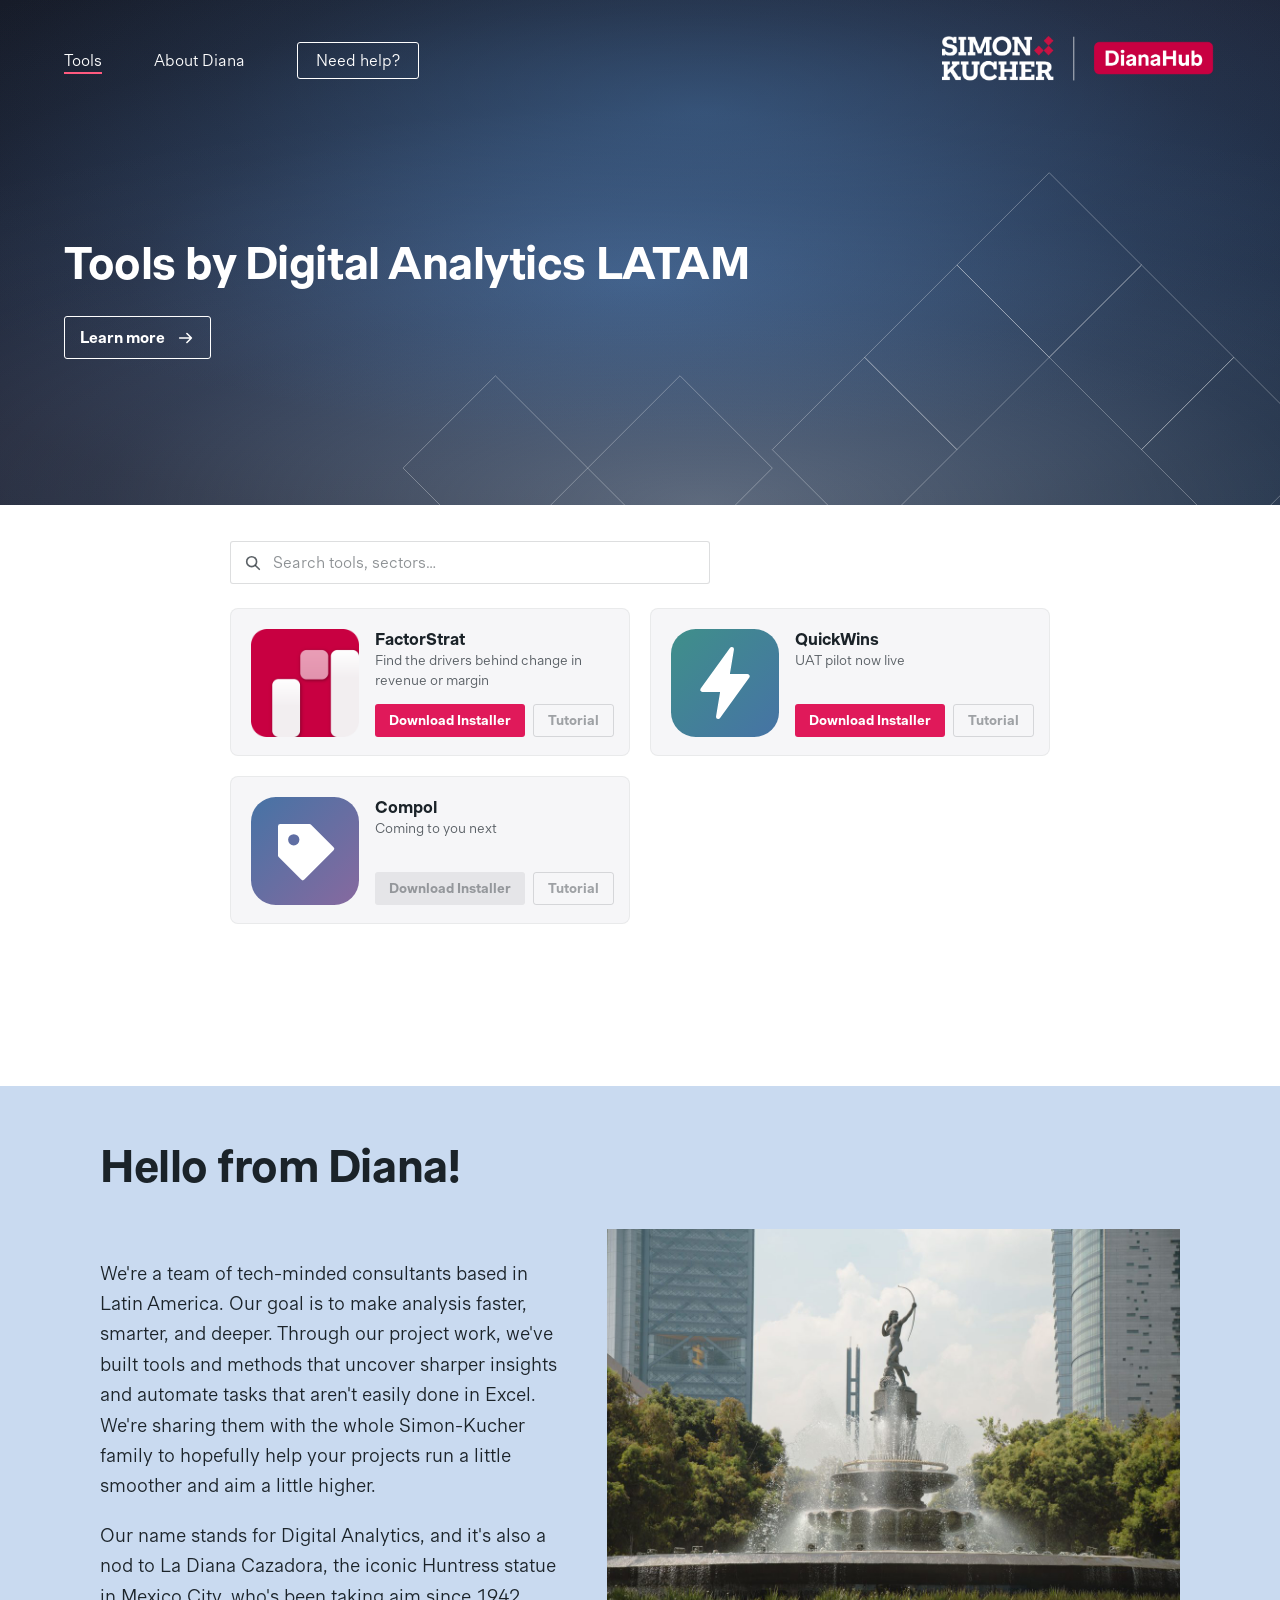
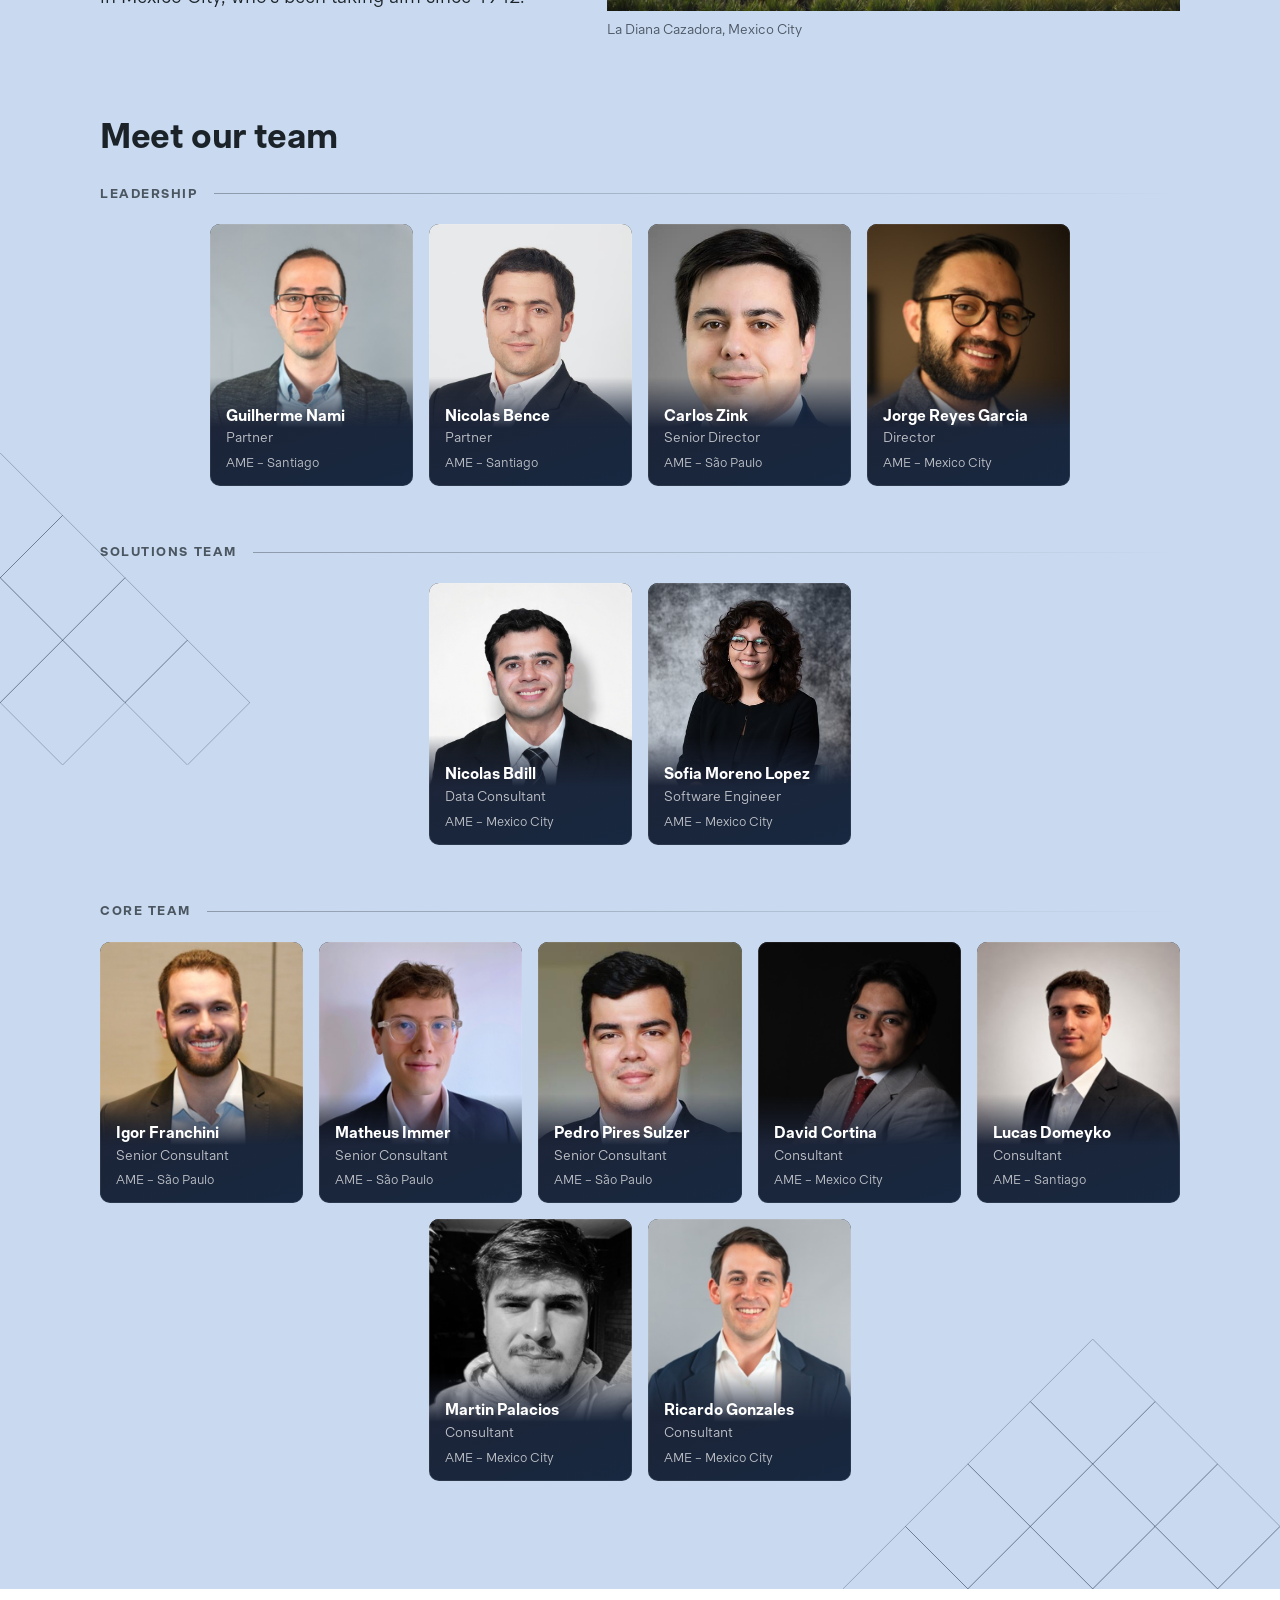
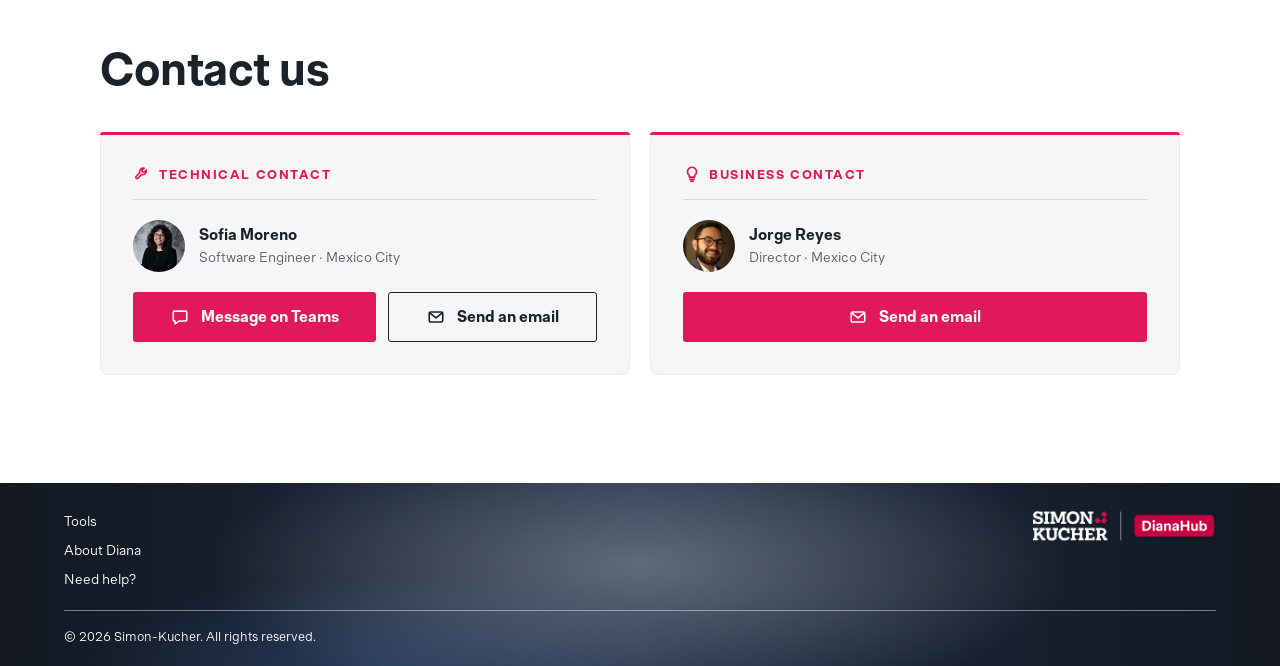
<file: public/help.html>
<!DOCTYPE html>
<html lang="en">

<head>
  <meta charset="utf-8">
  <title>Need help? · Dianahub</title>
  <!-- This page is now a section of the home page; keep old links working -->
  <meta http-equiv="refresh" content="0; url=index.html#help">
  <link rel="canonical" href="index.html#help">
  <script>location.replace("index.html#help");</script>
</head>

<body>
  <p><a href="index.html#help">Need help? has moved to the home page.</a></p>
</body>

</html>
</file>
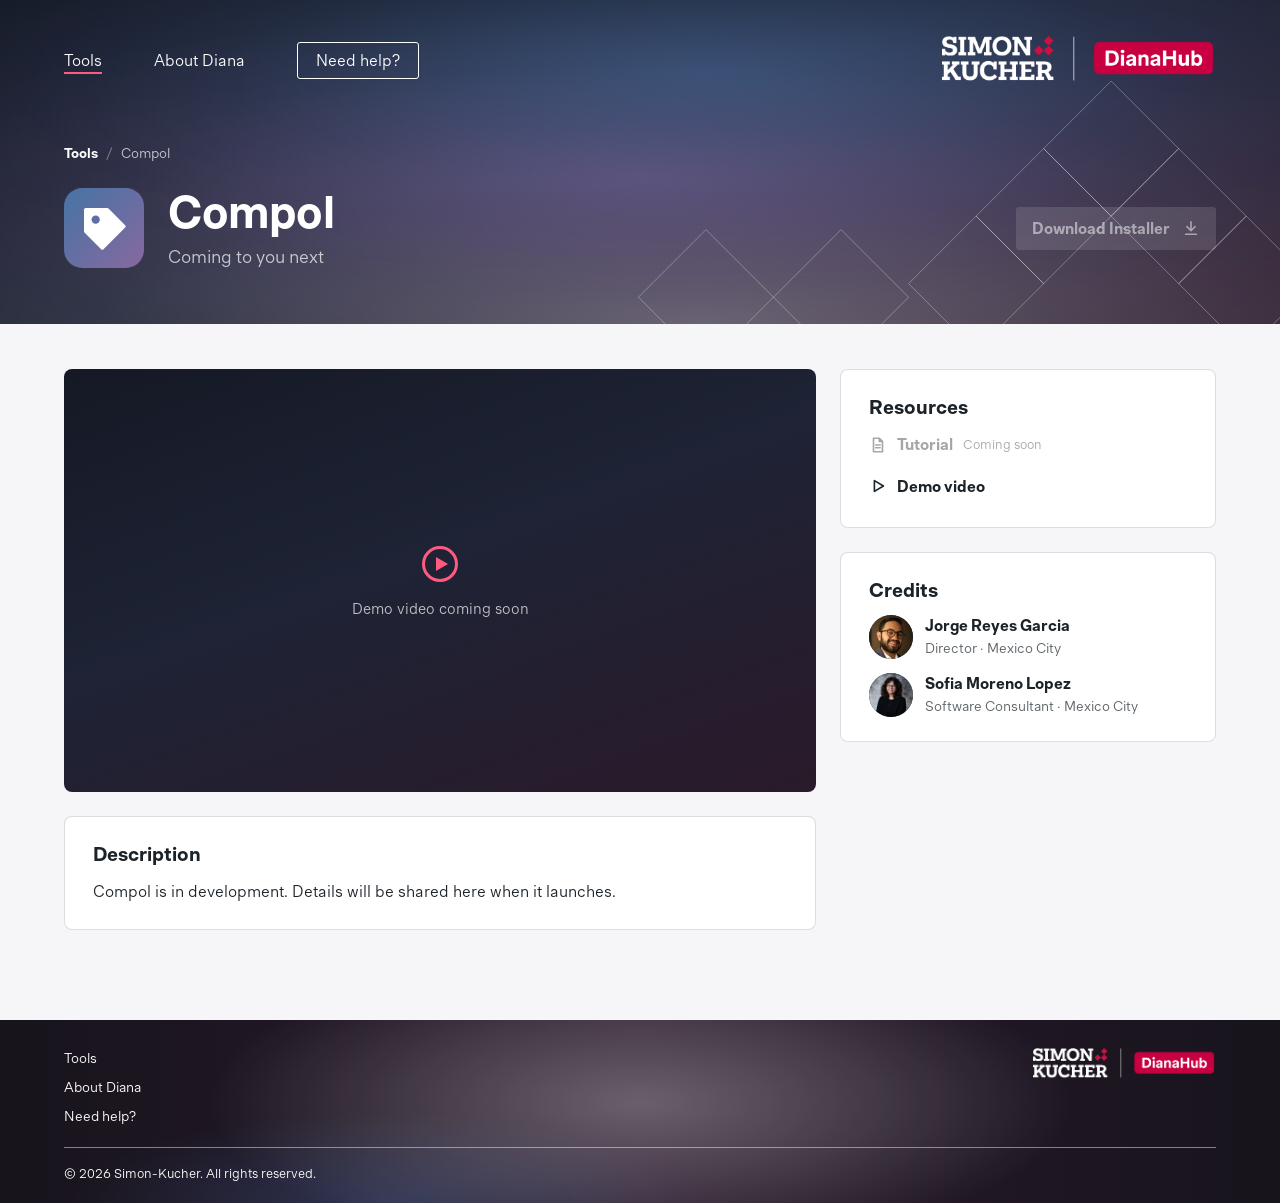
<file: docs/tools/compol.html>
<!DOCTYPE html>
<html lang="en">

<head>
  <meta charset="utf-8">
  <meta name="viewport" content="width=device-width, initial-scale=1">
  <title>Compol · Dianahub</title>
  <link rel="icon" href="../assets/www.simon-kucher.ico">
  <link rel="stylesheet" href="../style.css">
  <script src="../downloads.js"></script>
  <script>
    // Swap missing credit headshots for the default silhouette
    document.addEventListener("error", function (event) {
      var img = event.target;
      if (img.tagName !== "IMG" || !img.closest(".tool-credit")) return;
      if (img.getAttribute("src") === "../assets/headshots/default.svg") return;
      img.src = "../assets/headshots/default.svg";
      img.alt = "";
    }, true);
  </script>
</head>

<body>
  <div class="hero hero-compact">
    <svg class="hero-diamonds" viewBox="0 0 1300 600" preserveAspectRatio="xMaxYMax meet" aria-hidden="true">
      <path
        d="M237.5 425L362.5 550L237.5 675L112.5 550Z M487.5 425L612.5 550L487.5 675L362.5 550Z M737.5 400L862.5 525L737.5 650L612.5 525Z M862.5 275L987.5 400L862.5 525L737.5 400Z M1112.5 275L1237.5 400L1112.5 525L987.5 400Z M987.5 150L1112.5 275L987.5 400L862.5 275Z M1237.5 400L1362.5 525L1237.5 650L1112.5 525Z" />
    </svg>

    <header class="navbar">
      <div class="container navbar-inner">
        <a class="navbar-brand" href="../index.html">
          <img src="../assets/dianahub_logo.png" alt="DianaHub">
        </a>

        <nav class="navbar-links">
          <a href="../index.html" aria-current="page">Tools</a>
          <a href="../about.html">About Diana</a>
          <a class="navbar-cta" href="../help.html">Need help?</a>
        </nav>
      </div>
    </header>

    <div class="container tool-header">
      <div class="tool-page-inner">
        <nav aria-label="Breadcrumb">
          <ol class="breadcrumb">
            <li><a href="../index.html">Tools</a></li>
            <li aria-current="page">Compol</li>
          </ol>
        </nav>

        <div class="tool-title">
          <img class="tool-title-icon" src="../assets/icons/compol.svg" alt="">
          <div>
            <h1>Compol</h1>
            <p class="tool-tagline">Coming to you next</p>
          </div>
          <a class="btn-primary is-disabled" aria-disabled="true" data-download="compol">
            Download Installer
            <svg viewBox="0 0 20 20" aria-hidden="true">
              <path d="M10 3v10M5.5 8.5L10 13l4.5-4.5M4 17h12" />
            </svg>
          </a>
        </div>
      </div>
    </div>
  </div>

  <main class="tool-detail">
    <div class="container">
      <div class="tool-page-inner tool-detail-grid">
        <div class="tool-main">
          <!-- To add the demo, replace the placeholder inside with:
               <iframe src="..." scrolling="no" allowfullscreen title="..."></iframe>
               (use the src from SharePoint's Embed dialog) -->
          <div class="tool-video" id="demo-video">
            <svg class="tool-video-mark" viewBox="0 0 40 40" aria-hidden="true">
              <path fill-rule="evenodd" d="M20 2a18 18 0 1 1 0 36a18 18 0 1 1 0-36z M20 5a15 15 0 1 0 0 30a15 15 0 1 0 0-30z M16 13l12 7-12 7z" />
            </svg>
            <p>Demo video coming soon</p>
          </div>

          <section class="tool-panel">
            <h2>Description</h2>
            <p>Compol is in development. Details will be shared here when it launches.</p>
          </section>
        </div>

        <aside class="tool-side">
          <section class="tool-panel">
            <h2>Resources</h2>
            <ul class="tool-resources">
              <li>
                <a class="is-disabled" aria-disabled="true">
                  <svg viewBox="0 0 20 20" aria-hidden="true">
                    <path d="M5 2.5h6.5L15 6v11.5H5z M11.5 2.5V6H15 M7.5 10h5M7.5 13h5" />
                  </svg>
                  Tutorial
                  <span class="tool-resources-note">Coming soon</span>
                </a>
              </li>
              <li>
                <a href="#demo-video">
                  <svg viewBox="0 0 20 20" aria-hidden="true">
                    <path d="M6 4l10 6-10 6z" />
                  </svg>
                  Demo video
                </a>
              </li>
            </ul>
          </section>
          <section class="tool-panel">
            <h2>Credits</h2>
            <!-- Add one <li> per person:
                 <li class="tool-credit">
                   <img src="../assets/headshots/first_last.png" alt="">
                   <div>
                     <p class="tool-credit-name">First Last</p>
                     <p class="tool-credit-role">Role on this tool</p>
                   </div>
                 </li> -->
            <ul class="tool-credits">

              <li class="tool-credit">
                <img src="../assets/headshots/jorge_reyes.png" alt="">
                <div>
                  <p class="tool-credit-name">Jorge Reyes Garcia</p>
                  <p class="tool-credit-role">Director · Mexico City</p>
                </div>
              </li>
              <li class="tool-credit">
                <img src="../assets/headshots/sofia_moreno.jpg" alt="">
                <div>
                  <p class="tool-credit-name">Sofia Moreno Lopez</p>
                  <p class="tool-credit-role">Software Consultant · Mexico City</p>
                </div>
              </li>
            </ul>
            <p class="tool-credits-empty">Credits coming soon.</p>
          </section>
        </aside>
      </div>
    </div>
  </main>

  <footer>
    <div class="container">
      <div class="footer-inner">
        <div class="footer-top">
          <nav class="footer-links" aria-label="Footer">
            <a href="../index.html">Tools</a>
            <a href="../about.html">About Diana</a>
            <a href="../help.html">Need help?</a>
          </nav>

          <a class="footer-brand" href="../index.html">
            <img src="../assets/dianahub_logo.png" alt="DianaHub">
          </a>
        </div>

        <div class="footer-bottom">
          <p>&copy; 2026 Simon-Kucher. All rights reserved.</p>
        </div>
      </div>
    </div>
  </footer>
</body>

</html>
</file>
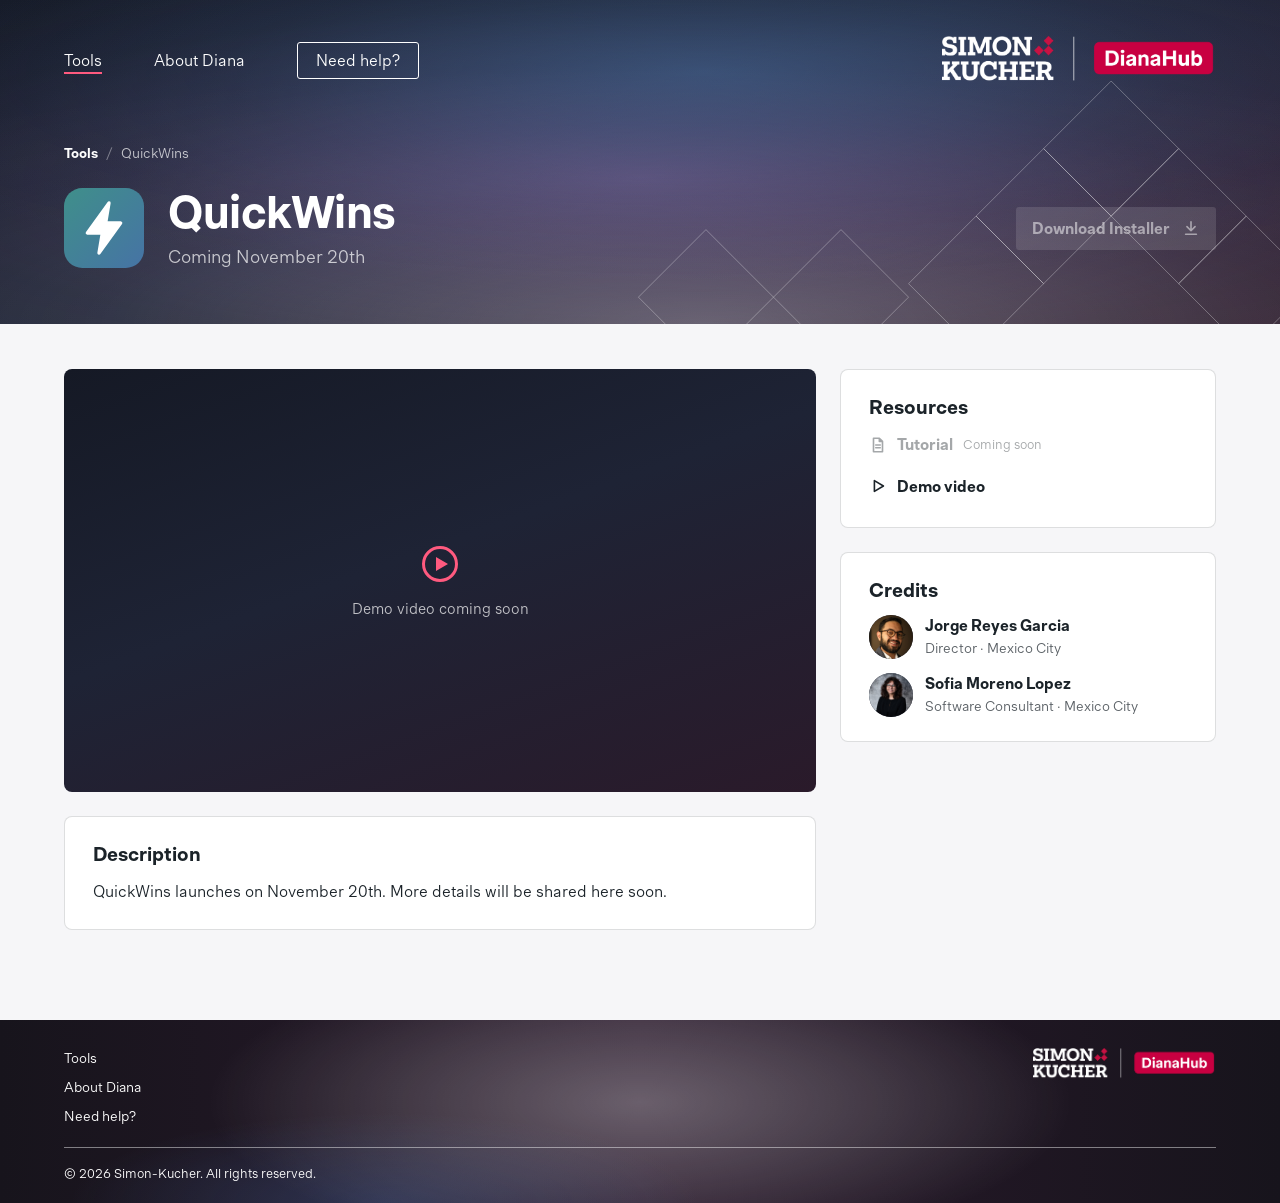
<file: docs/tools/quickwins.html>
<!DOCTYPE html>
<html lang="en">

<head>
  <meta charset="utf-8">
  <meta name="viewport" content="width=device-width, initial-scale=1">
  <title>QuickWins · Dianahub</title>
  <link rel="icon" href="../assets/www.simon-kucher.ico">
  <link rel="stylesheet" href="../style.css">
  <script src="../downloads.js"></script>
  <script>
    // Swap missing credit headshots for the default silhouette
    document.addEventListener("error", function (event) {
      var img = event.target;
      if (img.tagName !== "IMG" || !img.closest(".tool-credit")) return;
      if (img.getAttribute("src") === "../assets/headshots/default.svg") return;
      img.src = "../assets/headshots/default.svg";
      img.alt = "";
    }, true);
  </script>
</head>

<body>
  <div class="hero hero-compact">
    <svg class="hero-diamonds" viewBox="0 0 1300 600" preserveAspectRatio="xMaxYMax meet" aria-hidden="true">
      <path
        d="M237.5 425L362.5 550L237.5 675L112.5 550Z M487.5 425L612.5 550L487.5 675L362.5 550Z M737.5 400L862.5 525L737.5 650L612.5 525Z M862.5 275L987.5 400L862.5 525L737.5 400Z M1112.5 275L1237.5 400L1112.5 525L987.5 400Z M987.5 150L1112.5 275L987.5 400L862.5 275Z M1237.5 400L1362.5 525L1237.5 650L1112.5 525Z" />
    </svg>

    <header class="navbar">
      <div class="container navbar-inner">
        <a class="navbar-brand" href="../index.html">
          <img src="../assets/dianahub_logo.png" alt="DianaHub">
        </a>

        <nav class="navbar-links">
          <a href="../index.html" aria-current="page">Tools</a>
          <a href="../about.html">About Diana</a>
          <a class="navbar-cta" href="../help.html">Need help?</a>
        </nav>
      </div>
    </header>

    <div class="container tool-header">
      <div class="tool-page-inner">
        <nav aria-label="Breadcrumb">
          <ol class="breadcrumb">
            <li><a href="../index.html">Tools</a></li>
            <li aria-current="page">QuickWins</li>
          </ol>
        </nav>

        <div class="tool-title">
          <img class="tool-title-icon" src="../assets/icons/quickwins.svg" alt="">
          <div>
            <h1>QuickWins</h1>
            <p class="tool-tagline">Coming November 20th</p>
          </div>
          <a class="btn-primary is-disabled" aria-disabled="true" data-download="quickwins">
            Download Installer
            <svg viewBox="0 0 20 20" aria-hidden="true">
              <path d="M10 3v10M5.5 8.5L10 13l4.5-4.5M4 17h12" />
            </svg>
          </a>
        </div>
      </div>
    </div>
  </div>

  <main class="tool-detail">
    <div class="container">
      <div class="tool-page-inner tool-detail-grid">
        <div class="tool-main">
          <!-- To add the demo, replace the placeholder inside with:
               <iframe src="..." scrolling="no" allowfullscreen title="..."></iframe>
               (use the src from SharePoint's Embed dialog) -->
          <div class="tool-video" id="demo-video">
            <svg class="tool-video-mark" viewBox="0 0 40 40" aria-hidden="true">
              <path fill-rule="evenodd" d="M20 2a18 18 0 1 1 0 36a18 18 0 1 1 0-36z M20 5a15 15 0 1 0 0 30a15 15 0 1 0 0-30z M16 13l12 7-12 7z" />
            </svg>
            <p>Demo video coming soon</p>
          </div>

          <section class="tool-panel">
            <h2>Description</h2>
            <p>QuickWins launches on November 20th. More details will be shared here soon.</p>
          </section>
        </div>

        <aside class="tool-side">
          <section class="tool-panel">
            <h2>Resources</h2>
            <ul class="tool-resources">
              <li>
                <a class="is-disabled" aria-disabled="true">
                  <svg viewBox="0 0 20 20" aria-hidden="true">
                    <path d="M5 2.5h6.5L15 6v11.5H5z M11.5 2.5V6H15 M7.5 10h5M7.5 13h5" />
                  </svg>
                  Tutorial
                  <span class="tool-resources-note">Coming soon</span>
                </a>
              </li>
              <li>
                <a href="#demo-video">
                  <svg viewBox="0 0 20 20" aria-hidden="true">
                    <path d="M6 4l10 6-10 6z" />
                  </svg>
                  Demo video
                </a>
              </li>
            </ul>
          </section>
          <section class="tool-panel">
            <h2>Credits</h2>
            <!-- Add one <li> per person:
                 <li class="tool-credit">
                   <img src="../assets/headshots/first_last.png" alt="">
                   <div>
                     <p class="tool-credit-name">First Last</p>
                     <p class="tool-credit-role">Role on this tool</p>
                   </div>
                 </li> -->
            <ul class="tool-credits">

              <li class="tool-credit">
                <img src="../assets/headshots/jorge_reyes.png" alt="">
                <div>
                  <p class="tool-credit-name">Jorge Reyes Garcia</p>
                  <p class="tool-credit-role">Director · Mexico City</p>
                </div>
              </li>
              <li class="tool-credit">
                <img src="../assets/headshots/sofia_moreno.jpg" alt="">
                <div>
                  <p class="tool-credit-name">Sofia Moreno Lopez</p>
                  <p class="tool-credit-role">Software Consultant · Mexico City</p>
                </div>
              </li>
            </ul>
            <p class="tool-credits-empty">Credits coming soon.</p>
          </section>
        </aside>
      </div>
    </div>
  </main>

  <footer>
    <div class="container">
      <div class="footer-inner">
        <div class="footer-top">
          <nav class="footer-links" aria-label="Footer">
            <a href="../index.html">Tools</a>
            <a href="../about.html">About Diana</a>
            <a href="../help.html">Need help?</a>
          </nav>

          <a class="footer-brand" href="../index.html">
            <img src="../assets/dianahub_logo.png" alt="DianaHub">
          </a>
        </div>

        <div class="footer-bottom">
          <p>&copy; 2026 Simon-Kucher. All rights reserved.</p>
        </div>
      </div>
    </div>
  </footer>
</body>

</html>
</file>
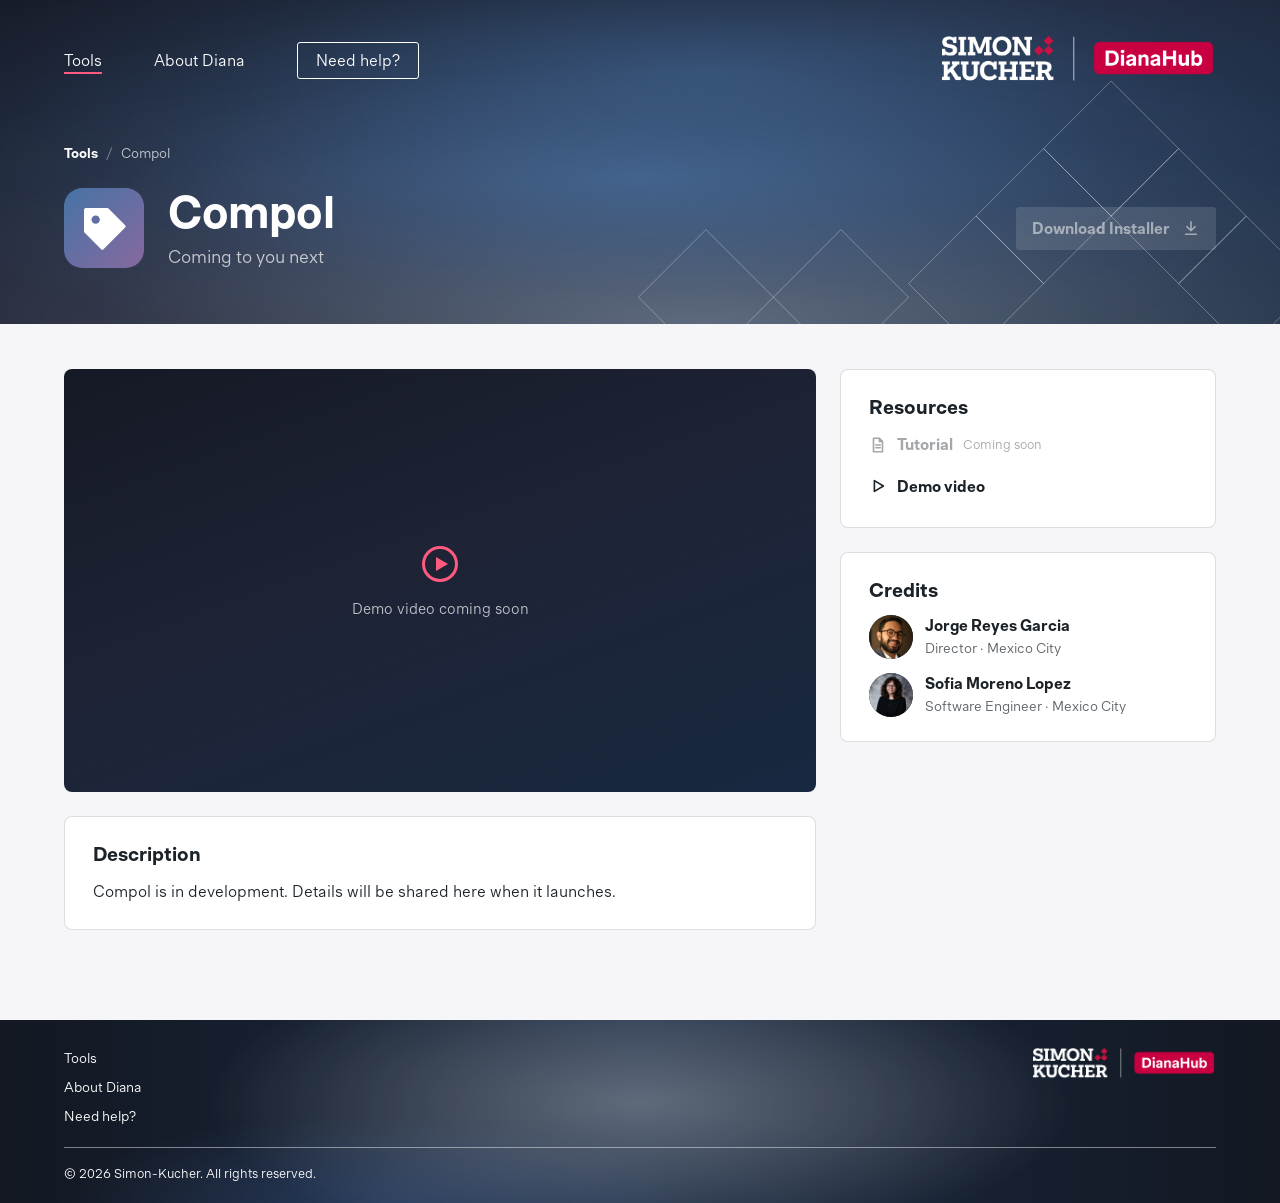
<file: public/tools/compol.html>
<!DOCTYPE html>
<html lang="en">

<head>
  <meta charset="utf-8">
  <meta name="viewport" content="width=device-width, initial-scale=1">
  <title>Compol · Dianahub</title>
  <link rel="icon" href="../assets/www.simon-kucher.ico">
  <link rel="stylesheet" href="../style.css">
  <script src="../downloads.js"></script>
  <script>
    // Swap missing credit headshots for the default silhouette
    document.addEventListener("error", function (event) {
      var img = event.target;
      if (img.tagName !== "IMG" || !img.closest(".tool-credit")) return;
      if (img.getAttribute("src") === "../assets/headshots/default.svg") return;
      img.src = "../assets/headshots/default.svg";
      img.alt = "";
    }, true);
  </script>
</head>

<body>
  <div class="hero hero-compact">
    <svg class="hero-diamonds" viewBox="0 0 1300 600" preserveAspectRatio="xMaxYMax meet" aria-hidden="true">
      <path
        d="M237.5 425L362.5 550L237.5 675L112.5 550Z M487.5 425L612.5 550L487.5 675L362.5 550Z M737.5 400L862.5 525L737.5 650L612.5 525Z M862.5 275L987.5 400L862.5 525L737.5 400Z M1112.5 275L1237.5 400L1112.5 525L987.5 400Z M987.5 150L1112.5 275L987.5 400L862.5 275Z M1237.5 400L1362.5 525L1237.5 650L1112.5 525Z" />
    </svg>

    <header class="navbar">
      <div class="container navbar-inner">
        <a class="navbar-brand" href="../index.html">
          <img src="../assets/dianahub_logo.png" alt="DianaHub">
        </a>

        <nav class="navbar-links">
          <a href="../index.html#tools" aria-current="page">Tools</a>
          <a href="../index.html#about">About Diana</a>
          <a class="navbar-cta" href="../index.html#help">Need help?</a>
        </nav>
      </div>
    </header>

    <div class="container tool-header">
      <div class="tool-page-inner">
        <nav aria-label="Breadcrumb">
          <ol class="breadcrumb">
            <li><a href="../index.html#tools">Tools</a></li>
            <li aria-current="page">Compol</li>
          </ol>
        </nav>

        <div class="tool-title">
          <img class="tool-title-icon" src="../assets/icons/compol.svg" alt="">
          <div>
            <h1>Compol</h1>
            <p class="tool-tagline">Coming to you next</p>
          </div>
          <a class="btn-primary is-disabled" aria-disabled="true" data-download="compol">
            Download Installer
            <svg viewBox="0 0 20 20" aria-hidden="true">
              <path d="M10 3v10M5.5 8.5L10 13l4.5-4.5M4 17h12" />
            </svg>
          </a>
        </div>
      </div>
    </div>
  </div>

  <main class="tool-detail">
    <div class="container">
      <div class="tool-page-inner tool-detail-grid">
        <div class="tool-main">
          <!-- To add the demo, replace the placeholder inside with:
               <iframe src="..." scrolling="no" allowfullscreen title="..."></iframe>
               (use the src from SharePoint's Embed dialog) -->
          <div class="tool-video" id="demo-video">
            <svg class="tool-video-mark" viewBox="0 0 40 40" aria-hidden="true">
              <path fill-rule="evenodd" d="M20 2a18 18 0 1 1 0 36a18 18 0 1 1 0-36z M20 5a15 15 0 1 0 0 30a15 15 0 1 0 0-30z M16 13l12 7-12 7z" />
            </svg>
            <p>Demo video coming soon</p>
          </div>

          <section class="tool-panel">
            <h2>Description</h2>
            <p>Compol is in development. Details will be shared here when it launches.</p>
          </section>
        </div>

        <aside class="tool-side">
          <section class="tool-panel">
            <h2>Resources</h2>
            <ul class="tool-resources">
              <li>
                <a class="is-disabled" aria-disabled="true">
                  <svg viewBox="0 0 20 20" aria-hidden="true">
                    <path d="M5 2.5h6.5L15 6v11.5H5z M11.5 2.5V6H15 M7.5 10h5M7.5 13h5" />
                  </svg>
                  Tutorial
                  <span class="tool-resources-note">Coming soon</span>
                </a>
              </li>
              <li>
                <a href="#demo-video">
                  <svg viewBox="0 0 20 20" aria-hidden="true">
                    <path d="M6 4l10 6-10 6z" />
                  </svg>
                  Demo video
                </a>
              </li>
            </ul>
          </section>
          <section class="tool-panel">
            <h2>Credits</h2>
            <!-- Add one <li> per person:
                 <li class="tool-credit">
                   <img src="../assets/headshots/first_last.png" alt="">
                   <div>
                     <p class="tool-credit-name">First Last</p>
                     <p class="tool-credit-role">Role on this tool</p>
                   </div>
                 </li> -->
            <ul class="tool-credits">

              <li class="tool-credit">
                <img src="../assets/headshots/jorge_reyes.png" alt="">
                <div>
                  <p class="tool-credit-name">Jorge Reyes Garcia</p>
                  <p class="tool-credit-role">Director · Mexico City</p>
                </div>
              </li>
              <li class="tool-credit">
                <img src="../assets/headshots/sofia_moreno.jpg" alt="">
                <div>
                  <p class="tool-credit-name">Sofia Moreno Lopez</p>
                  <p class="tool-credit-role">Software Engineer · Mexico City</p>
                </div>
              </li>
            </ul>
            <p class="tool-credits-empty">Credits coming soon.</p>
          </section>
        </aside>
      </div>
    </div>
  </main>

  <footer>
    <div class="container">
      <div class="footer-inner">
        <div class="footer-top">
          <nav class="footer-links" aria-label="Footer">
            <a href="../index.html#tools">Tools</a>
            <a href="../index.html#about">About Diana</a>
            <a href="../index.html#help">Need help?</a>
          </nav>

          <a class="footer-brand" href="../index.html">
            <img src="../assets/dianahub_logo.png" alt="DianaHub">
          </a>
        </div>

        <div class="footer-bottom">
          <p>&copy; 2026 Simon-Kucher. All rights reserved.</p>
        </div>
      </div>
    </div>
  </footer>
</body>

</html>
</file>
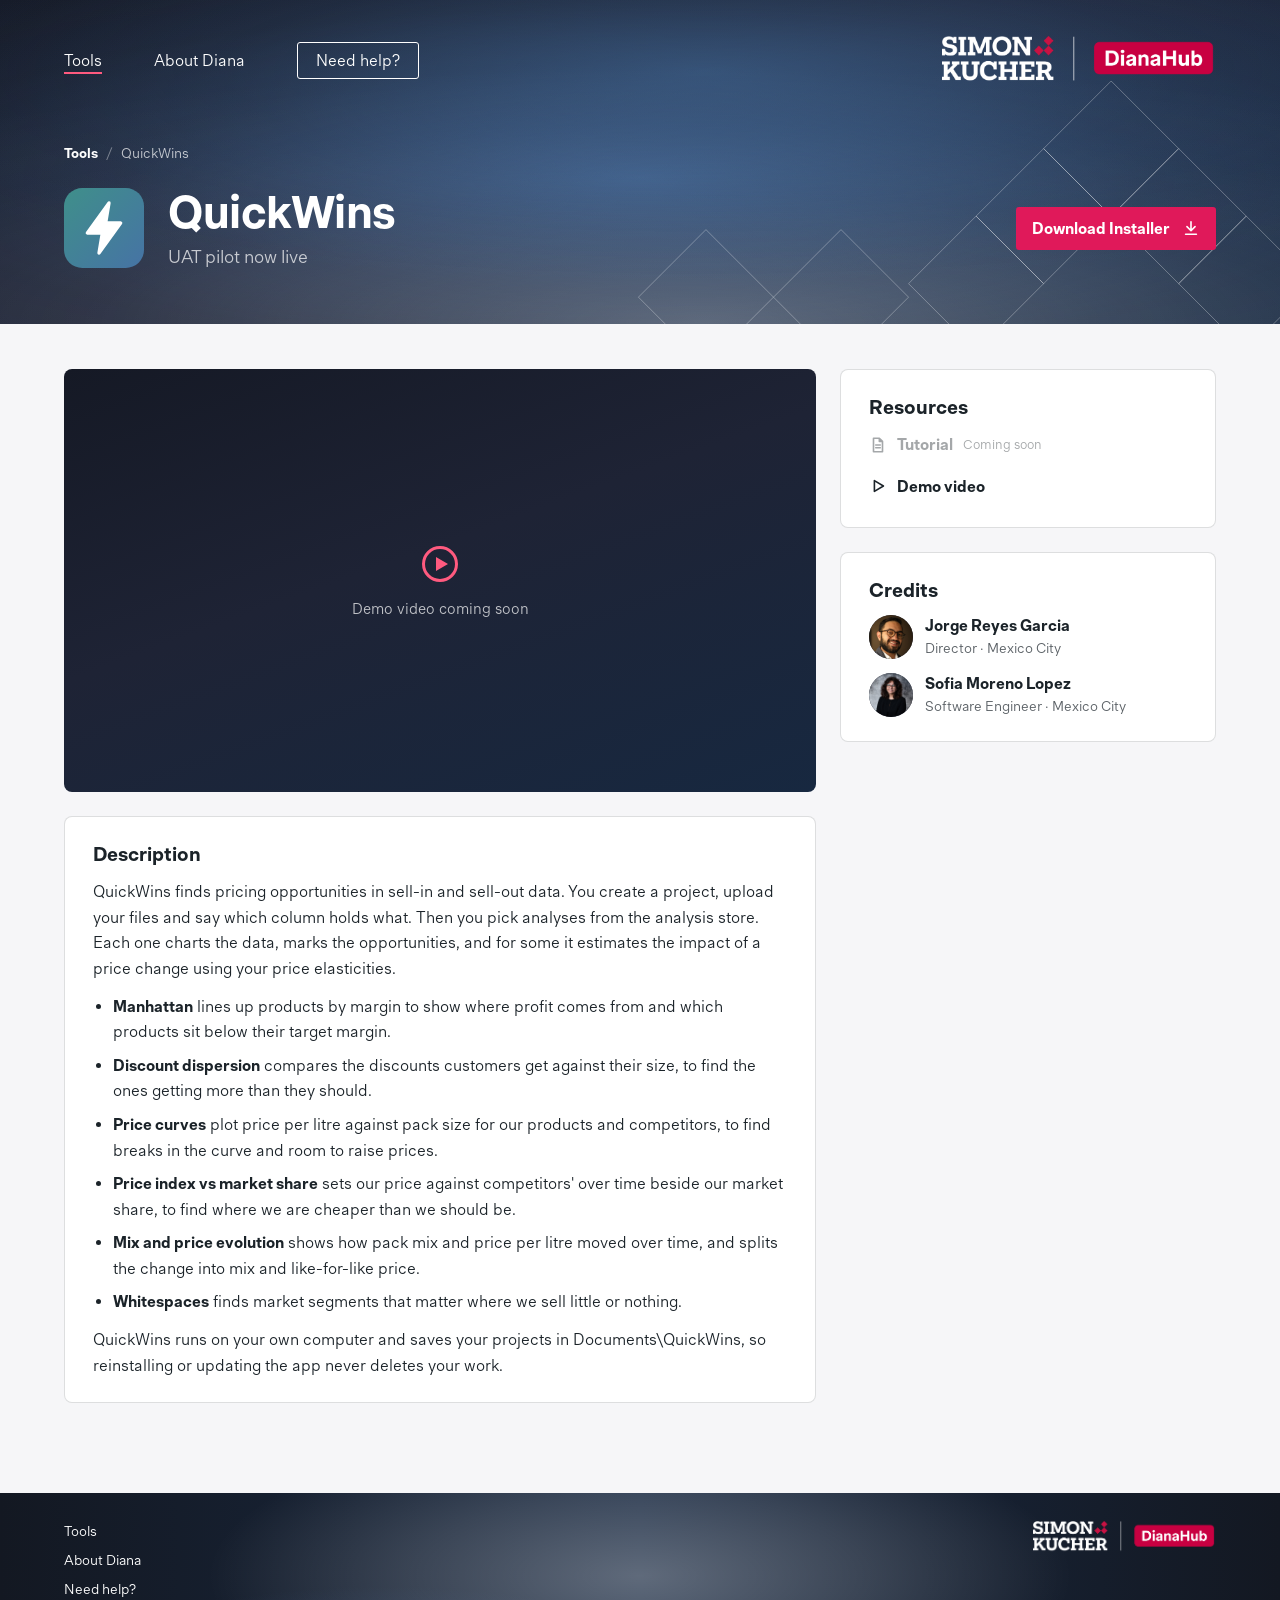
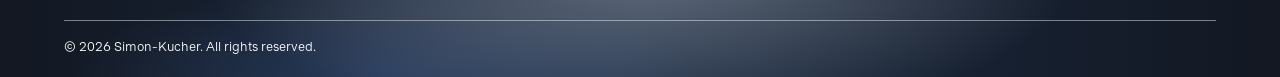
<file: public/tools/quickwins.html>
<!DOCTYPE html>
<html lang="en">

<head>
  <meta charset="utf-8">
  <meta name="viewport" content="width=device-width, initial-scale=1">
  <title>QuickWins · Dianahub</title>
  <link rel="icon" href="../assets/www.simon-kucher.ico">
  <link rel="stylesheet" href="../style.css">
  <script src="../downloads.js"></script>
  <script>
    // Swap missing credit headshots for the default silhouette
    document.addEventListener("error", function (event) {
      var img = event.target;
      if (img.tagName !== "IMG" || !img.closest(".tool-credit")) return;
      if (img.getAttribute("src") === "../assets/headshots/default.svg") return;
      img.src = "../assets/headshots/default.svg";
      img.alt = "";
    }, true);
  </script>
</head>

<body>
  <div class="hero hero-compact">
    <svg class="hero-diamonds" viewBox="0 0 1300 600" preserveAspectRatio="xMaxYMax meet" aria-hidden="true">
      <path
        d="M237.5 425L362.5 550L237.5 675L112.5 550Z M487.5 425L612.5 550L487.5 675L362.5 550Z M737.5 400L862.5 525L737.5 650L612.5 525Z M862.5 275L987.5 400L862.5 525L737.5 400Z M1112.5 275L1237.5 400L1112.5 525L987.5 400Z M987.5 150L1112.5 275L987.5 400L862.5 275Z M1237.5 400L1362.5 525L1237.5 650L1112.5 525Z" />
    </svg>

    <header class="navbar">
      <div class="container navbar-inner">
        <a class="navbar-brand" href="../index.html">
          <img src="../assets/dianahub_logo.png" alt="DianaHub">
        </a>

        <nav class="navbar-links">
          <a href="../index.html#tools" aria-current="page">Tools</a>
          <a href="../index.html#about">About Diana</a>
          <a class="navbar-cta" href="../index.html#help">Need help?</a>
        </nav>
      </div>
    </header>

    <div class="container tool-header">
      <div class="tool-page-inner">
        <nav aria-label="Breadcrumb">
          <ol class="breadcrumb">
            <li><a href="../index.html#tools">Tools</a></li>
            <li aria-current="page">QuickWins</li>
          </ol>
        </nav>

        <div class="tool-title">
          <img class="tool-title-icon" src="../assets/icons/quickwins.svg" alt="">
          <div>
            <h1>QuickWins</h1>
            <p class="tool-tagline">UAT pilot now live</p>
          </div>
          <a class="btn-primary" data-download="quickwins">
            Download Installer
            <svg viewBox="0 0 20 20" aria-hidden="true">
              <path d="M10 3v10M5.5 8.5L10 13l4.5-4.5M4 17h12" />
            </svg>
          </a>
        </div>
      </div>
    </div>
  </div>

  <main class="tool-detail">
    <div class="container">
      <div class="tool-page-inner tool-detail-grid">
        <div class="tool-main">
          <!-- To add the demo, replace the placeholder inside with:
               <iframe src="..." scrolling="no" allowfullscreen title="..."></iframe>
               (use the src from SharePoint's Embed dialog) -->
          <div class="tool-video" id="demo-video">
            <svg class="tool-video-mark" viewBox="0 0 40 40" aria-hidden="true">
              <path fill-rule="evenodd" d="M20 2a18 18 0 1 1 0 36a18 18 0 1 1 0-36z M20 5a15 15 0 1 0 0 30a15 15 0 1 0 0-30z M16 13l12 7-12 7z" />
            </svg>
            <p>Demo video coming soon</p>
          </div>

          <section class="tool-panel">
            <h2>Description</h2>
            <p>QuickWins finds pricing opportunities in sell-in and sell-out data. You create a project, upload
              your files and say which column holds what. Then you pick analyses from the analysis store. Each one
              charts the data, marks the opportunities, and for some it estimates the impact of a price change
              using your price elasticities.</p>
            <ul>
              <li><strong>Manhattan</strong> lines up products by margin to show where profit comes from and which
                products sit below their target margin.</li>
              <li><strong>Discount dispersion</strong> compares the discounts customers get against their size, to
                find the ones getting more than they should.</li>
              <li><strong>Price curves</strong> plot price per litre against pack size for our products and
                competitors, to find breaks in the curve and room to raise prices.</li>
              <li><strong>Price index vs market share</strong> sets our price against competitors' over time beside
                our market share, to find where we are cheaper than we should be.</li>
              <li><strong>Mix and price evolution</strong> shows how pack mix and price per litre moved over time, and
                splits the change into mix and like-for-like price.</li>
              <li><strong>Whitespaces</strong> finds market segments that matter where we sell little or
                nothing.</li>
            </ul>
            <p>QuickWins runs on your own computer and saves your projects in Documents\QuickWins, so reinstalling
              or updating the app never deletes your work.</p>
          </section>
        </div>

        <aside class="tool-side">
          <section class="tool-panel">
            <h2>Resources</h2>
            <ul class="tool-resources">
              <li>
                <a class="is-disabled" aria-disabled="true">
                  <svg viewBox="0 0 20 20" aria-hidden="true">
                    <path d="M5 2.5h6.5L15 6v11.5H5z M11.5 2.5V6H15 M7.5 10h5M7.5 13h5" />
                  </svg>
                  Tutorial
                  <span class="tool-resources-note">Coming soon</span>
                </a>
              </li>
              <li>
                <a href="#demo-video">
                  <svg viewBox="0 0 20 20" aria-hidden="true">
                    <path d="M6 4l10 6-10 6z" />
                  </svg>
                  Demo video
                </a>
              </li>
            </ul>
          </section>
          <section class="tool-panel">
            <h2>Credits</h2>
            <!-- Add one <li> per person:
                 <li class="tool-credit">
                   <img src="../assets/headshots/first_last.png" alt="">
                   <div>
                     <p class="tool-credit-name">First Last</p>
                     <p class="tool-credit-role">Role on this tool</p>
                   </div>
                 </li> -->
            <ul class="tool-credits">

              <li class="tool-credit">
                <img src="../assets/headshots/jorge_reyes.png" alt="">
                <div>
                  <p class="tool-credit-name">Jorge Reyes Garcia</p>
                  <p class="tool-credit-role">Director · Mexico City</p>
                </div>
              </li>
              <li class="tool-credit">
                <img src="../assets/headshots/sofia_moreno.jpg" alt="">
                <div>
                  <p class="tool-credit-name">Sofia Moreno Lopez</p>
                  <p class="tool-credit-role">Software Engineer · Mexico City</p>
                </div>
              </li>
            </ul>
            <p class="tool-credits-empty">Credits coming soon.</p>
          </section>
        </aside>
      </div>
    </div>
  </main>

  <footer>
    <div class="container">
      <div class="footer-inner">
        <div class="footer-top">
          <nav class="footer-links" aria-label="Footer">
            <a href="../index.html#tools">Tools</a>
            <a href="../index.html#about">About Diana</a>
            <a href="../index.html#help">Need help?</a>
          </nav>

          <a class="footer-brand" href="../index.html">
            <img src="../assets/dianahub_logo.png" alt="DianaHub">
          </a>
        </div>

        <div class="footer-bottom">
          <p>&copy; 2026 Simon-Kucher. All rights reserved.</p>
        </div>
      </div>
    </div>
  </footer>
</body>

</html>
</file>
<file: docs/style.css>
@font-face {
  font-family: "Neue Simon Kucher";
  src: url("static/fonts/NeueSimonKucher-Regular.woff") format("woff");
  font-weight: 400;
  font-style: normal;
  font-display: swap;
}

@font-face {
  font-family: "Neue Simon Kucher";
  src: url("static/fonts/NeueSimonKucher-Bold.woff") format("woff");
  font-weight: 700;
  font-style: normal;
  font-display: swap;
}

:root {
  --brand-red: #c41442;
  --brand-pink: #e0195a;
  --diamond-pink: #ff5a7f;
  --charcoal: #1b2329;
  --night: #171b27;
  --ink: #ffffff;
  --charcoal-muted: rgba(27, 35, 41, 0.72);
  --line: rgba(27, 35, 41, 0.15);
  --line-strong: rgba(27, 35, 41, 0.35);
}

body {
  background-color: var(--night);
  color: var(--ink);
  font-family: "Neue Simon Kucher", system-ui, -apple-system, "Segoe UI", Roboto, Helvetica, Arial, sans-serif;
  margin: 0;
  min-height: 100vh;
  display: flex;
  flex-direction: column;
}

.container {
  box-sizing: border-box;
  margin: 0 auto;
  max-width: 1800px;
  padding: 0 64px;
  width: 100%;
}

/* Hero: full-height dark gradient with navbar laid over it */

.hero {
  background:
    radial-gradient(ellipse 75% 65% at 55% 22%, rgba(70, 115, 165, 0.5) 0%, rgba(70, 115, 165, 0.32) 25%, rgba(70, 115, 165, 0.14) 50%, rgba(70, 115, 165, 0.04) 75%, rgba(70, 115, 165, 0) 100%),
    radial-gradient(ellipse 80% 70% at 50% 55%, rgba(135, 105, 165, 0.55) 0%, rgba(135, 105, 165, 0.35) 25%, rgba(135, 105, 165, 0.15) 50%, rgba(135, 105, 165, 0.04) 75%, rgba(135, 105, 165, 0) 100%),
    radial-gradient(ellipse 95% 80% at 55% 100%, rgba(255, 255, 255, 0.3) 0%, rgba(255, 255, 255, 0.19) 25%, rgba(255, 255, 255, 0.08) 50%, rgba(255, 255, 255, 0.025) 75%, rgba(255, 255, 255, 0) 100%),
    linear-gradient(160deg, #151925 0%, #1e2335 45%, #2a1a2a 100%);
  display: flex;
  flex: 0 0 auto;
  flex-direction: column;
  min-height: 45vh;
  overflow: hidden;
  position: relative;
}

.hero-diamonds {
  bottom: 0;
  height: 100%;
  pointer-events: none;
  position: absolute;
  right: 0;
  width: 75%;
}

.hero-diamonds path {
  fill: none;
  stroke: rgba(255, 255, 255, 0.3);
  stroke-width: 1;
  vector-effect: non-scaling-stroke;
}

/* Navbar */

.navbar {
  position: relative;
  z-index: 1;
}

.navbar-inner {
  align-items: center;
  display: flex;
  flex-wrap: wrap;
  gap: 16px 40px;
  padding-top: clamp(16px, 4vh, 40px);
  padding-bottom: 16px;
}

.navbar-brand {
  margin-left: auto;
  order: 2;
}

.navbar-brand img {
  display: block;
  height: 48px;
  width: auto;
}

.navbar-links {
  align-items: center;
  display: flex;
  flex-wrap: wrap;
  gap: 8px 52px;
  order: 1;
}

.navbar-links a {
  color: #ffffff;
  font-size: 16px;
  font-weight: 400;
  padding: 4px 0;
  text-decoration: none;
}

.navbar-links a:hover {
  color: var(--diamond-pink);
}

.navbar-links .navbar-cta {
  border: 1px solid #ffffff;
  border-radius: 3px;
  padding: 8px 18px;
}

.navbar-links .navbar-cta:hover {
  background-color: #ffffff;
  color: var(--night);
}

.navbar-links a[aria-current="page"]:not(.navbar-cta) {
  box-shadow: inset 0 -2px 0 var(--diamond-pink);
}

/* Hero content */

.hero-content {
  align-items: flex-start;
  display: flex;
  flex: 1;
  flex-direction: column;
  justify-content: center;
  padding-top: clamp(24px, 6vh, 120px);
  padding-bottom: clamp(32px, 7vh, 140px);
  position: relative;
  z-index: 1;
}

.hero-content h1 {
  font-size: clamp(30px, min(3.6vw, 6vh), 56px);
  font-weight: 700;
  letter-spacing: -0.01em;
  line-height: 1.15;
  margin: 0 0 clamp(16px, 3vh, 56px);
  max-width: 1150px;
}

.btn-primary {
  align-items: center;
  background-color: var(--brand-pink);
  border-radius: 3px;
  color: #ffffff;
  display: inline-flex;
  font-size: 16px;
  font-weight: 700;
  gap: 12px;
  padding: 12px 16px;
  text-decoration: none;
  transition: background-color 0.15s ease;
}

.btn-primary:hover {
  background-color: var(--brand-red);
}

.btn-primary svg,
.btn-secondary svg {
  fill: none;
  height: 18px;
  stroke: currentColor;
  stroke-linecap: round;
  stroke-linejoin: round;
  stroke-width: 1.8;
  width: 18px;
}

/* Inner pages (About, Help): compact hero with the page title, white body below */

/* Header and body share one centred column so their left edges line up */
.page-inner {
  margin: 0 auto;
  max-width: 1080px;
}

.hero .page-header {
  padding-top: clamp(32px, 7vh, 88px);
  padding-bottom: clamp(40px, 8vh, 96px);
  position: relative;
  z-index: 1;
}

.page-header h1 {
  font-size: clamp(30px, 3.6vw, 48px);
  font-weight: 700;
  letter-spacing: -0.01em;
  line-height: 1.15;
  margin: 0;
}

.page-body {
  background-color: #ffffff;
  color: var(--charcoal);
  flex: 1 0 auto;
  font-size: 19px;
  line-height: 1.6;
  padding: clamp(32px, 6vh, 72px) 0 clamp(64px, 12vh, 160px);
}

.page-body > .container > .page-inner > p {
  margin: 0 0 1em;
  max-width: 820px;
}

/* About page team */

.team-heading {
  font-size: clamp(26px, 2.8vw, 36px);
  font-weight: 700;
  letter-spacing: -0.01em;
  line-height: 1.2;
  margin: clamp(40px, 8vh, 72px) 0 clamp(16px, 3vh, 32px);
}

.team-group-heading {
  align-items: center;
  color: var(--charcoal-muted);
  display: flex;
  font-size: 13px;
  font-weight: 700;
  gap: 16px;
  letter-spacing: 0.12em;
  margin: 56px 0 20px;
  text-transform: uppercase;
}

.team-group-heading::after {
  background: linear-gradient(90deg, var(--line-strong), rgba(27, 35, 41, 0));
  content: "";
  flex: 1;
  height: 1px;
}

.team-heading + .team-group-heading {
  margin-top: 0;
}

.team-name {
  font-size: 16px;
  font-weight: 700;
  line-height: 1.3;
  margin: 0;
}

.team-position,
.team-location {
  color: rgba(255, 255, 255, 0.72);
  font-size: 14px;
  line-height: 1.4;
  margin: 2px 0 0;
}

.team-location {
  font-size: 13px;
  margin-top: 6px;
}

/* Photo cards, shared by every group; partial rows stay centered */

.team-grid {
  --team-cols: 4;
  display: flex;
  flex-wrap: wrap;
  gap: 16px;
  justify-content: center;
}

.team-grid > .team-member {
  width: calc((100% - (var(--team-cols) - 1) * 16px) / var(--team-cols));
}

.team-member {
  background: linear-gradient(160deg, #151925 0%, #1e2335 45%, #2a1a2a 100%);
  border-radius: 10px;
  color: var(--ink);
  overflow: hidden;
  position: relative;
  transition: box-shadow 0.2s ease;
}

/* Photo fades into the card so the text sits on the shoulders, not the face */
.team-member img {
  aspect-ratio: 1;
  background-color: #e4e6eb;
  display: block;
  object-fit: cover;
  object-position: top;
  -webkit-mask-image: linear-gradient(180deg, #000 75%, transparent 100%);
  mask-image: linear-gradient(180deg, #000 75%, transparent 100%);
  transition: transform 0.4s ease;
  width: 100%;
}

.team-member .team-member-info {
  margin-top: -22px;
  padding: 0 16px 14px;
  position: relative;
}

.team-member::after {
  border: 1px solid rgba(255, 255, 255, 0.08);
  border-radius: inherit;
  content: "";
  inset: 0;
  pointer-events: none;
  position: absolute;
  transition: border-color 0.2s ease;
}

.team-member:hover {
  box-shadow: 0 8px 24px rgba(27, 35, 41, 0.25);
}

.team-member:hover img {
  transform: scale(1.04);
}

.team-member:hover::after {
  border: 2px solid var(--brand-pink);
}

/* Help page: one panel per topic, each with its contact person */

.help-grid {
  display: grid;
  gap: 20px;
  grid-template-columns: repeat(2, minmax(0, 1fr));
}

.help-option {
  background-color: #f6f6f8;
  border: 1px solid rgba(27, 35, 41, 0.06);
  border-radius: 8px;
  display: flex;
  flex-direction: column;
  padding: clamp(20px, 3vw, 32px);
  position: relative;
  transition: border-color 0.2s ease, box-shadow 0.2s ease;
}

.help-option::before {
  background-color: var(--brand-pink);
  border-radius: 8px 8px 0 0;
  content: "";
  height: 3px;
  left: -1px;
  position: absolute;
  right: -1px;
  top: -1px;
}

.help-option:hover {
  border-color: var(--line);
  box-shadow: 0 8px 24px rgba(27, 35, 41, 0.12);
}

.help-topic {
  align-items: center;
  color: var(--brand-pink);
  display: flex;
  font-size: 13px;
  font-weight: 700;
  gap: 8px;
  letter-spacing: 0.12em;
  line-height: 1;
  margin: 0 0 16px;
  text-transform: uppercase;
}

.help-topic svg,
.help-tip svg {
  fill: none;
  flex: none;
  height: 18px;
  stroke: currentColor;
  stroke-linecap: round;
  stroke-linejoin: round;
  stroke-width: 1.8;
  width: 18px;
}

.help-option h2 {
  font-size: 22px;
  font-weight: 700;
  line-height: 1.3;
  margin: 0 0 24px;
}

/* Person row is pushed down so both panels' buttons line up */
.help-person {
  align-items: center;
  border-top: 1px solid var(--line);
  display: flex;
  gap: 14px;
  margin-top: auto;
  padding: 20px 0;
}

.help-person img {
  background-color: #e4e6eb;
  border-radius: 50%;
  flex: none;
  height: 52px;
  object-fit: cover;
  object-position: top;
  width: 52px;
}

.help-person-name {
  font-size: 16px;
  font-weight: 700;
  line-height: 1.3;
  margin: 0;
}

.help-person-role {
  color: var(--charcoal-muted);
  font-size: 14px;
  line-height: 1.4;
  margin: 2px 0 0;
}

/* Buttons fill the row, so a narrow panel stacks them full width instead of leaving a ragged wrap */
.help-option .contact-actions > a {
  flex: 1 1 auto;
  gap: 12px;
  justify-content: center;
}

.help-tip {
  align-items: flex-start;
  border-left: 3px solid var(--brand-pink);
  color: var(--charcoal-muted);
  display: flex;
  font-size: 15px;
  gap: 12px;
  line-height: 1.5;
  margin-top: 24px;
  padding: 4px 0 4px 16px;
}

.help-tip svg {
  color: var(--brand-pink);
  margin-top: 2px;
}

.help-tip p {
  margin: 0;
}

.help-tip strong {
  color: var(--charcoal);
}

.contact-actions {
  display: flex;
  flex-wrap: wrap;
  gap: 12px;
  justify-content: center;
}

/* Tool cards */

.tools {
  background-color: #ffffff;
  color: var(--charcoal);
  flex: 1 0 auto;
  padding: clamp(24px, 4vh, 96px) 0 clamp(112px, 18vh, 240px);
}

/* Search bar and cards share one centred column so their left edges line up */
.tools-inner {
  margin: 0 auto;
  max-width: calc(440px * 2 + 20px);
}

.tools-search {
  margin-bottom: 24px;
}

.tools-search-field {
  max-width: 480px;
  position: relative;
}

.tools-search svg {
  fill: none;
  height: 18px;
  left: 14px;
  pointer-events: none;
  position: absolute;
  stroke: var(--charcoal-muted);
  stroke-linecap: round;
  stroke-width: 1.8;
  top: 50%;
  transform: translateY(-50%);
  width: 18px;
}

.tools-search input {
  background-color: #ffffff;
  border: 1px solid var(--line);
  border-radius: 3px;
  box-sizing: border-box;
  color: var(--charcoal);
  font: inherit;
  font-size: 16px;
  padding: 11px 16px 11px 42px;
  transition: border-color 0.15s ease;
  width: 100%;
}

.tools-search input::placeholder {
  color: rgba(27, 35, 41, 0.5);
}

.tools-search input:hover {
  border-color: var(--line-strong);
}

.tools-search input:focus {
  border-color: var(--brand-pink);
  outline: none;
}

.tools-empty {
  color: var(--charcoal-muted);
  font-size: 16px;
  margin-top: 0;
}

.tool-card[hidden] {
  display: none;
}

.visually-hidden {
  clip: rect(0 0 0 0);
  height: 1px;
  margin: -1px;
  overflow: hidden;
  position: absolute;
  white-space: nowrap;
  width: 1px;
}

.tools-grid {
  display: grid;
  gap: 20px;
  grid-template-columns: repeat(auto-fit, minmax(0, 440px));
}

/* Store-style app tiles */

.tool-card {
  background-color: #f6f6f8;
  border: 1px solid rgba(27, 35, 41, 0.06);
  border-radius: 8px;
  box-sizing: border-box;
  column-gap: 16px;
  display: grid;
  grid-template-columns: 108px 1fr;
  grid-template-rows: min-content min-content 1fr;
  height: 162px;
  overflow: hidden;
  padding: 20px;
  position: relative;
  transition: background-color 0.15s ease, border-color 0.15s ease, box-shadow 0.15s ease;
}

.tool-card:hover {
  background-color: #ffffff;
  border-color: var(--line);
  box-shadow: 0 8px 24px rgba(27, 35, 41, 0.12);
}

.tool-card.is-disabled:hover {
  background-color: #f6f6f8;
  border-color: rgba(27, 35, 41, 0.06);
  box-shadow: none;
}

.tool-icon {
  display: block;
  grid-row: 1 / -1;
  height: 108px;
  width: 108px;
}

.tool-card h2,
.tool-desc {
  grid-column: 2;
}

.tool-card h2 {
  font-size: 17px;
  font-weight: 700;
  margin: 0 0 2px;
}

.tool-desc {
  color: var(--charcoal-muted);
  font-size: 14px;
  -webkit-box-orient: vertical;
  display: -webkit-box;
  -webkit-line-clamp: 2;
  line-clamp: 2;
  line-height: 1.45;
  margin: 0;
  overflow: hidden;
}

/* The title link stretches over the whole card; the buttons sit above it */
.tool-link {
  color: inherit;
  text-decoration: none;
}

.tool-link::after {
  border-radius: inherit;
  content: "";
  inset: 0;
  position: absolute;
}

.tool-link:focus-visible {
  outline: none;
}

.tool-link:focus-visible::after {
  outline: 2px solid var(--brand-pink);
  outline-offset: -2px;
}

.tool-card-actions {
  align-self: end;
  display: flex;
  gap: 8px;
  grid-column: 2;
  grid-row: 3;
  justify-self: end;
  pointer-events: none;
  position: relative;
  z-index: 1;
}

.tool-card-actions > * {
  pointer-events: auto;
}

.tool-card-actions .btn-primary,
.tool-card-actions .btn-secondary {
  font-size: 14px;
  padding: 8px 14px;
}

.tool-card-actions .btn-secondary {
  padding: 7px 14px;
}

.btn-secondary {
  align-items: center;
  border: 1px solid var(--charcoal);
  border-radius: 3px;
  box-sizing: border-box;
  color: var(--charcoal);
  display: inline-flex;
  font-size: 16px;
  font-weight: 700;
  padding: 11px 16px;
  text-decoration: none;
  transition: background-color 0.15s ease, color 0.15s ease;
}

.btn-secondary:hover {
  background-color: var(--charcoal);
  color: #ffffff;
}

.btn-primary.is-disabled {
  background-color: rgba(27, 35, 41, 0.08);
  color: rgba(27, 35, 41, 0.4);
  cursor: not-allowed;
}

.btn-secondary.is-disabled {
  border-color: rgba(27, 35, 41, 0.15);
  color: rgba(27, 35, 41, 0.4);
  cursor: not-allowed;
}

.btn-secondary.is-disabled:hover {
  background-color: transparent;
}

/* Tool detail pages */

.hero-compact {
  min-height: 0;
}

/* Header and body share one centred column so their left edges line up */
.tool-page-inner {
  margin: 0 auto;
  max-width: 1200px;
}

.hero .tool-header {
  padding-top: clamp(24px, 5vh, 64px);
  padding-bottom: clamp(32px, 6vh, 72px);
  position: relative;
  z-index: 1;
}

.breadcrumb {
  color: rgba(255, 255, 255, 0.72);
  display: flex;
  flex-wrap: wrap;
  font-size: 14px;
  gap: 8px;
  list-style: none;
  margin: 0 0 24px;
  padding: 0;
}

.breadcrumb li + li::before {
  color: rgba(255, 255, 255, 0.4);
  content: "/";
  margin-right: 8px;
}

.breadcrumb a {
  color: #ffffff;
  font-weight: 700;
  text-decoration: none;
}

.breadcrumb a:hover {
  color: var(--diamond-pink);
}

.tool-title {
  align-items: center;
  display: flex;
  flex-wrap: wrap;
  gap: 20px 24px;
}

.tool-title-icon {
  display: block;
  flex: none;
  height: 80px;
  width: 80px;
}

.tool-title h1 {
  font-size: clamp(30px, 3.6vw, 48px);
  font-weight: 700;
  letter-spacing: -0.01em;
  line-height: 1.15;
  margin: 0;
}

.tool-tagline {
  color: rgba(255, 255, 255, 0.72);
  font-size: 18px;
  line-height: 1.4;
  margin: 6px 0 0;
}

.tool-title .btn-primary {
  margin-left: auto;
}

.tool-header .btn-primary.is-disabled {
  background-color: rgba(255, 255, 255, 0.12);
  color: rgba(255, 255, 255, 0.5);
}

.tool-detail {
  background-color: #f6f6f8;
  color: var(--charcoal);
  flex: 1 0 auto;
  padding: clamp(32px, 5vh, 64px) 0 clamp(64px, 10vh, 120px);
}

.tool-detail-grid {
  align-items: start;
  display: grid;
  gap: 24px;
  grid-template-columns: minmax(0, 2fr) minmax(0, 1fr);
}

.tool-main,
.tool-side {
  display: flex;
  flex-direction: column;
  gap: 24px;
}

.tool-panel {
  background-color: #ffffff;
  border: 1px solid var(--line);
  border-radius: 8px;
  font-size: 16px;
  line-height: 1.6;
  padding: 24px 28px;
}

.tool-panel h2 {
  font-size: 20px;
  font-weight: 700;
  line-height: 1.3;
  margin: 0 0 12px;
}

.tool-panel p {
  margin: 0;
}

.tool-panel ul {
  margin: 0;
  padding-left: 20px;
}

.tool-panel li + li {
  margin-top: 8px;
}

.tool-video {
  align-items: center;
  aspect-ratio: 16 / 9;
  background: linear-gradient(160deg, #151925 0%, #1e2335 45%, #2a1a2a 100%);
  border-radius: 8px;
  color: rgba(255, 255, 255, 0.72);
  display: flex;
  flex-direction: column;
  font-size: 15px;
  gap: 16px;
  justify-content: center;
  overflow: hidden;
}

.tool-video p {
  margin: 0;
}

.tool-video iframe {
  background-color: #000000;
  border: 0;
  display: block;
  height: 100%;
  width: 100%;
}

.tool-video-mark {
  fill: var(--diamond-pink);
  height: 40px;
  width: 40px;
}

.tool-resources {
  display: flex;
  flex-direction: column;
  gap: 12px;
  list-style: none;
  padding: 0;
}

.tool-panel .tool-resources {
  padding-left: 0;
}

.tool-panel .tool-resources li + li {
  margin-top: 0;
}

.tool-resources a {
  align-items: center;
  color: var(--charcoal);
  display: inline-flex;
  font-weight: 700;
  gap: 10px;
  text-decoration: none;
}

.tool-resources a:hover {
  color: var(--brand-pink);
}

.tool-resources svg {
  fill: none;
  flex: none;
  height: 18px;
  stroke: currentColor;
  stroke-linecap: round;
  stroke-linejoin: round;
  stroke-width: 1.8;
  width: 18px;
}

.tool-resources a.is-disabled,
.tool-resources a.is-disabled:hover {
  color: rgba(27, 35, 41, 0.4);
  cursor: not-allowed;
}

.tool-resources-note {
  font-size: 13px;
  font-weight: 400;
}

.tool-credits {
  display: flex;
  flex-direction: column;
  gap: 14px;
  list-style: none;
}

.tool-panel .tool-credits {
  padding-left: 0;
}

.tool-panel .tool-credits li + li {
  margin-top: 0;
}

.tool-credits:empty {
  display: none;
}

/* The placeholder line only shows while the list is empty */
.tool-credits:not(:empty) + .tool-credits-empty {
  display: none;
}

.tool-credits-empty {
  color: var(--charcoal-muted);
}

.tool-credit {
  align-items: center;
  display: flex;
  gap: 12px;
}

.tool-credit img {
  background-color: #2b3142;
  border-radius: 50%;
  flex: none;
  height: 44px;
  object-fit: cover;
  object-position: top;
  width: 44px;
}

.tool-panel .tool-credit-name {
  font-weight: 700;
  line-height: 1.3;
}

.tool-panel .tool-credit-role {
  color: var(--charcoal-muted);
  font-size: 14px;
  line-height: 1.4;
  margin-top: 2px;
}

/* Footer: dark gradient band with a purple glow, echoing the hero */

footer {
  background:
    radial-gradient(ellipse 45% 110% at 50% 45%, rgba(255, 255, 255, 0.3) 0%, rgba(255, 255, 255, 0.15) 40%, rgba(255, 255, 255, 0) 75%),
    radial-gradient(ellipse 35% 70% at 30% 100%, rgba(70, 105, 165, 0.35) 0%, rgba(70, 105, 165, 0) 70%),
    linear-gradient(90deg, #17141c 0%, #2a1a2c 50%, #17141c 100%);
  color: #ffffff;
  font-size: 14px;
  line-height: 1.5;
  margin-top: auto;
  padding: 28px 0 20px;
}

footer p {
  margin: 0;
}

.footer-inner {
  margin: 0 auto;
  max-width: 1320px;
}

.footer-top {
  align-items: flex-start;
  display: flex;
  gap: 24px clamp(32px, 3vw, 48px);
  padding-bottom: 20px;
}

.footer-links {
  display: flex;
  flex-direction: column;
  gap: 8px;
}

.footer-links a {
  color: #ffffff;
  text-decoration: none;
}

.footer-links a:hover {
  color: var(--diamond-pink);
}

.footer-brand {
  margin-left: auto;
}

.footer-brand img {
  display: block;
  height: 32px;
  width: auto;
}

.footer-bottom {
  border-top: 1px solid rgba(255, 255, 255, 0.45);
  font-size: 13px;
  padding-top: 16px;
}

/* Short screens (e.g. 1366x768 laptops): tighten so the cards stay above the fold */
@media (max-height: 720px) and (min-width: 901px) {
  .hero-content {
    padding-top: 20px;
    padding-bottom: 28px;
  }

  .tools {
    padding: 20px 0 96px;
  }
}

@media (max-width: 900px) {
  .container {
    padding: 0 32px;
  }

  .hero-diamonds {
    opacity: 0.5;
    width: 100%;
  }

  .help-grid,
  .tool-detail-grid {
    grid-template-columns: 1fr;
  }
}

@media (max-width: 600px) {
  .container {
    padding: 0 16px;
  }

  .navbar-inner {
    padding-top: 20px;
  }

  .navbar-brand {
    margin-left: 0;
    order: 0;
  }

  .navbar-brand img {
    height: 28px;
  }

  .navbar-links {
    gap: 8px 20px;
  }

  .navbar-links a {
    font-size: 14px;
  }

  .navbar-links .navbar-cta {
    padding: 6px 14px;
  }

  .hero-content {
    padding-top: 40px;
    padding-bottom: 56px;
  }

  .hero-content h1 {
    margin-bottom: 28px;
  }

  .btn-primary {
    font-size: 15px;
    padding: 12px 14px;
  }

  .team-grid {
    --team-cols: 2;
  }

  .tool-title-icon {
    height: 56px;
    width: 56px;
  }

  .tool-title .btn-primary {
    margin-left: 0;
  }

  .tool-panel {
    padding: 20px;
  }

  .footer-top {
    flex-direction: column;
  }

  .footer-brand {
    margin-left: 0;
    order: -1;
  }

  .footer-brand img {
    height: 28px;
  }
}
</file>
<file: public/style.css>
@font-face {
  font-family: "Neue Simon Kucher";
  src: url("static/fonts/NeueSimonKucher-Regular.woff") format("woff");
  font-weight: 400;
  font-style: normal;
  font-display: swap;
}

@font-face {
  font-family: "Neue Simon Kucher";
  src: url("static/fonts/NeueSimonKucher-Bold.woff") format("woff");
  font-weight: 700;
  font-style: normal;
  font-display: swap;
}

:root {
  --brand-red: #c41442;
  --brand-pink: #e0195a;
  --diamond-pink: #ff5a7f;
  --charcoal: #1b2329;
  --night: #171b27;
  --ink: #ffffff;
  --charcoal-muted: rgba(27, 35, 41, 0.72);
  --line: rgba(27, 35, 41, 0.15);
  --line-strong: rgba(27, 35, 41, 0.35);
}

body {
  background-color: var(--night);
  color: var(--ink);
  font-family: "Neue Simon Kucher", system-ui, -apple-system, "Segoe UI", Roboto, Helvetica, Arial, sans-serif;
  margin: 0;
  min-height: 100vh;
  display: flex;
  flex-direction: column;
}

.container {
  box-sizing: border-box;
  margin: 0 auto;
  max-width: 1800px;
  padding: 0 64px;
  width: 100%;
}

/* Hero: full-height dark blue gradient with navbar laid over it */

.hero {
  background:
    radial-gradient(ellipse 75% 65% at 55% 22%, rgba(70, 115, 165, 0.5) 0%, rgba(70, 115, 165, 0.32) 25%, rgba(70, 115, 165, 0.14) 50%, rgba(70, 115, 165, 0.04) 75%, rgba(70, 115, 165, 0) 100%),
    radial-gradient(ellipse 80% 70% at 50% 55%, rgba(85, 135, 195, 0.55) 0%, rgba(85, 135, 195, 0.35) 25%, rgba(85, 135, 195, 0.15) 50%, rgba(85, 135, 195, 0.04) 75%, rgba(85, 135, 195, 0) 100%),
    radial-gradient(ellipse 95% 80% at 55% 100%, rgba(255, 255, 255, 0.3) 0%, rgba(255, 255, 255, 0.19) 25%, rgba(255, 255, 255, 0.08) 50%, rgba(255, 255, 255, 0.025) 75%, rgba(255, 255, 255, 0) 100%),
    linear-gradient(160deg, #151925 0%, #1e2335 45%, #172840 100%);
  display: flex;
  flex: 0 0 auto;
  flex-direction: column;
  min-height: 45vh;
  overflow: hidden;
  position: relative;
}

.hero-diamonds {
  bottom: 0;
  height: 100%;
  pointer-events: none;
  position: absolute;
  right: 0;
  width: 75%;
}

.hero-diamonds path {
  fill: none;
  stroke: rgba(255, 255, 255, 0.3);
  stroke-width: 1;
  vector-effect: non-scaling-stroke;
}

/* Navbar */

.navbar {
  position: relative;
  z-index: 1;
}

.navbar-inner {
  align-items: center;
  display: flex;
  flex-wrap: wrap;
  gap: 16px 40px;
  padding-top: clamp(16px, 4vh, 40px);
  padding-bottom: 16px;
}

.navbar-brand {
  margin-left: auto;
  order: 2;
}

.navbar-brand img {
  display: block;
  height: 48px;
  width: auto;
}

.navbar-links {
  align-items: center;
  display: flex;
  flex-wrap: wrap;
  gap: 8px 52px;
  order: 1;
}

.navbar-links a {
  color: #ffffff;
  font-size: 16px;
  font-weight: 400;
  padding: 4px 0;
  text-decoration: none;
}

.navbar-links a:hover {
  color: var(--diamond-pink);
}

.navbar-links .navbar-cta {
  border: 1px solid #ffffff;
  border-radius: 3px;
  padding: 8px 18px;
}

.navbar-links .navbar-cta:hover {
  background-color: #ffffff;
  color: var(--night);
}

.navbar-links a {
  transition: box-shadow 0.2s ease, background-color 0.2s ease, color 0.2s ease;
}

.navbar-links a[aria-current]:not(.navbar-cta) {
  box-shadow: inset 0 -2px 0 var(--diamond-pink);
}

.navbar-links .navbar-cta[aria-current="location"] {
  background-color: #ffffff;
  color: var(--night);
}

/* Single-scroll home page: sections jump-linked from the navbar */

html {
  scroll-padding-top: var(--nav-stuck-h, 72px);
}

@media (prefers-reduced-motion: no-preference) {
  html {
    scroll-behavior: smooth;
  }
}

/* The sticky navbar takes no height, so it floats over the first hero and nothing
   below it moves when it shrinks on scroll */
.site-nav {
  height: 0;
  position: sticky;
  top: 0;
  z-index: 10;
}

.site-nav-bar {
  background-color: rgba(21, 25, 37, 0);
  transition: background-color 0.25s ease, box-shadow 0.25s ease;
}

.site-nav .navbar-inner,
.site-nav .navbar-brand img {
  transition: padding 0.25s ease, height 0.25s ease;
}

.site-nav.is-stuck .site-nav-bar {
  -webkit-backdrop-filter: blur(12px);
  backdrop-filter: blur(12px);
  background-color: rgba(21, 25, 37, 0.9);
  box-shadow: 0 8px 24px rgba(0, 0, 0, 0.25);
}

.site-nav.is-stuck .navbar-inner {
  padding-top: 12px;
  padding-bottom: 12px;
}

.site-nav.is-stuck .navbar-brand img {
  height: 36px;
}

.site-nav.no-transition *,
.site-nav.no-transition {
  transition: none !important;
}

/* Room for the full-size navbar floating over the top of the first hero */
.hero-home {
  padding-top: var(--nav-h, 104px);
}

/* Hero content */

.hero-content {
  align-items: flex-start;
  display: flex;
  flex: 1;
  flex-direction: column;
  justify-content: center;
  padding-top: clamp(24px, 6vh, 120px);
  padding-bottom: clamp(32px, 7vh, 140px);
  position: relative;
  z-index: 1;
}

.hero-content h1 {
  font-size: clamp(30px, min(3.6vw, 6vh), 56px);
  font-weight: 700;
  letter-spacing: -0.01em;
  line-height: 1.15;
  margin: 0 0 clamp(16px, 3vh, 56px);
  max-width: 1150px;
}

.btn-primary {
  align-items: center;
  background-color: var(--brand-pink);
  border-radius: 3px;
  color: #ffffff;
  display: inline-flex;
  font-size: 16px;
  font-weight: 700;
  gap: 12px;
  padding: 12px 16px;
  text-decoration: none;
  transition: background-color 0.15s ease;
}

.btn-primary:hover {
  background-color: var(--brand-red);
}

/* Hero "Learn more": white outline, matching the navbar's "Need help?" button */
.hero-content .btn-primary {
  background-color: transparent;
  border: 1px solid #ffffff;
  padding: 11px 15px; /* 1px less than .btn-primary to make room for the border */
  transition: background-color 0.15s ease, color 0.15s ease;
}

.hero-content .btn-primary:hover {
  background-color: #ffffff;
  color: var(--night);
}

.btn-primary svg,
.btn-secondary svg {
  fill: none;
  height: 18px;
  stroke: currentColor;
  stroke-linecap: round;
  stroke-linejoin: round;
  stroke-width: 1.8;
  width: 18px;
}

/* Section title at the top of the About and Help sections on the home page */
.section-heading {
  font-size: clamp(30px, 3.6vw, 48px);
  font-weight: 700;
  letter-spacing: -0.01em;
  line-height: 1.15;
  margin: 0 0 clamp(24px, 4vh, 48px);
}

/* Tinted background that sets the About section apart from the white sections around it */
.page-body.section-alt {
  background-color: #c9daf0;
}

/* Tool detail pages: compact hero with the page title, white body below */

/* Header and body share one centred column so their left edges line up */
.page-inner {
  margin: 0 auto;
  max-width: 1080px;
}

.hero .page-header {
  padding-top: clamp(32px, 7vh, 88px);
  padding-bottom: clamp(40px, 8vh, 96px);
  position: relative;
  z-index: 1;
}

.page-header h1 {
  font-size: clamp(30px, 3.6vw, 48px);
  font-weight: 700;
  letter-spacing: -0.01em;
  line-height: 1.15;
  margin: 0;
}

.page-body {
  background-color: #ffffff;
  color: var(--charcoal);
  flex: 1 0 auto;
  font-size: 19px;
  line-height: 1.6;
  padding: clamp(32px, 6vh, 72px) 0 clamp(64px, 12vh, 160px);
}

/* Faint dark outline diamonds on the white body, on the hero's grid and line style
   but in their own shapes: a zigzag on the left edge beside the Solutions team row,
   then a pyramid at the bottom right that the footer cuts in half. Both sit where
   only (opaque) cards are, so no lines cross the text. */

.page-body-diamonds {
  overflow: hidden;
  position: relative;
}

.page-body-diamonds > .container {
  position: relative;
  z-index: 1;
}

.page-body-diamonds::before,
.page-body-diamonds::after {
  background-position: center;
  background-repeat: no-repeat;
  background-size: contain;
  content: "";
  pointer-events: none;
  position: absolute;
}

.page-body-diamonds::before {
  background-image: url("data:image/svg+xml,%3Csvg xmlns='http://www.w3.org/2000/svg' viewBox='0 0 500 625'%3E%3Cpath fill='none' stroke='rgb(23,40,64)' stroke-opacity='0.3' stroke-width='1' vector-effect='non-scaling-stroke' d='M0 0L125 125L0 250L-125 125Z M125 125L250 250L125 375L0 250Z M0 250L125 375L0 500L-125 375Z M125 375L250 500L125 625L0 500Z M250 250L375 375L250 500L125 375Z M375 375L500 500L375 625L250 500Z'/%3E%3C/svg%3E");
  height: 312px;
  left: 0;
  top: 46%;
  width: 250px;
}

.page-body-diamonds::after {
  background-image: url("data:image/svg+xml,%3Csvg xmlns='http://www.w3.org/2000/svg' viewBox='425 0 875 500'%3E%3Cpath fill='none' stroke='rgb(23,40,64)' stroke-opacity='0.3' stroke-width='1' vector-effect='non-scaling-stroke' d='M550 375L675 500L550 625L425 500Z M800 375L925 500L800 625L675 500Z M1050 375L1175 500L1050 625L925 500Z M1300 375L1425 500L1300 625L1175 500Z M675 250L800 375L675 500L550 375Z M925 250L1050 375L925 500L800 375Z M1175 250L1300 375L1175 500L1050 375Z M800 125L925 250L800 375L675 250Z M1050 125L1175 250L1050 375L925 250Z M925 0L1050 125L925 250L800 125Z'/%3E%3C/svg%3E");
  bottom: 0;
  height: 250px;
  right: 0;
  width: 437px;
}

@media (max-width: 900px) {
  .page-body-diamonds::before {
    display: none;
  }
}

.page-body > .container > .page-inner > p {
  margin: 0 0 1em;
  max-width: 820px;
}

/* About page intro: text beside the Diana photo, stacked on narrow screens */

.about-intro {
  align-items: center;
  display: grid;
  gap: 48px;
  grid-template-columns: 1fr 1.25fr;
}

.about-intro-text p {
  margin: 0 0 1em;
}

.about-intro-text p:last-child {
  margin-bottom: 0;
}

/* The photo takes the wider column at its own 3:2 shape, so it is larger than the text block */
.about-intro-photo {
  margin: 0;
}

.about-intro-photo img {
  aspect-ratio: 3 / 2;
  display: block;
  height: auto;
  object-fit: cover;
  object-position: 50% 30%; /* keep the statue in frame when trimming */
  width: 100%;
}

.about-intro-photo figcaption {
  color: #4b5563;
  font-size: 14px;
  margin-top: 8px;
}

@media (max-width: 900px) {
  .about-intro {
    gap: 24px;
    grid-template-columns: 1fr;
  }
}

/* About page team */

.team-heading {
  font-size: clamp(26px, 2.8vw, 36px);
  font-weight: 700;
  letter-spacing: -0.01em;
  line-height: 1.2;
  margin: clamp(40px, 8vh, 72px) 0 clamp(16px, 3vh, 32px);
}

.team-group-heading {
  align-items: center;
  color: var(--charcoal-muted);
  display: flex;
  font-size: 13px;
  font-weight: 700;
  gap: 16px;
  letter-spacing: 0.12em;
  margin: 56px 0 20px;
  text-transform: uppercase;
}

.team-group-heading::after {
  background: linear-gradient(90deg, var(--line-strong), rgba(27, 35, 41, 0));
  content: "";
  flex: 1;
  height: 1px;
}

.team-heading + .team-group-heading {
  margin-top: 0;
}

.team-name {
  font-size: 16px;
  font-weight: 700;
  line-height: 1.3;
  margin: 0;
}

.team-position,
.team-location {
  color: rgba(255, 255, 255, 0.72);
  font-size: 14px;
  line-height: 1.4;
  margin: 2px 0 0;
}

.team-location {
  font-size: 13px;
  margin-top: 6px;
}

/* Photo cards, shared by every group; partial rows stay centered */

.team-grid {
  --team-cols: 5;
  display: flex;
  flex-wrap: wrap;
  gap: 16px;
  justify-content: center;
}

.team-grid > .team-member {
  width: calc((100% - (var(--team-cols) - 1) * 16px) / var(--team-cols));
}

.team-member {
  background: linear-gradient(160deg, #151925 0%, #1e2335 45%, #172840 100%);
  border-radius: 10px;
  color: var(--ink);
  overflow: hidden;
  position: relative;
  transition: box-shadow 0.2s ease;
}

/* Photo fades into the card so the text sits on the shoulders, not the face */
.team-member img {
  aspect-ratio: 1;
  background-color: #e4e6eb;
  display: block;
  object-fit: cover;
  object-position: top;
  -webkit-mask-image: linear-gradient(180deg, #000 75%, transparent 100%);
  mask-image: linear-gradient(180deg, #000 75%, transparent 100%);
  transition: transform 0.4s ease;
  width: 100%;
}

.team-member .team-member-info {
  margin-top: -22px;
  padding: 0 16px 14px;
  position: relative;
}

.team-member::after {
  border: 1px solid rgba(255, 255, 255, 0.08);
  border-radius: inherit;
  content: "";
  inset: 0;
  pointer-events: none;
  position: absolute;
  transition: border-color 0.2s ease;
}

.team-member:hover {
  box-shadow: 0 8px 24px rgba(27, 35, 41, 0.25);
}

.team-member:hover img {
  transform: scale(1.04);
}

.team-member:hover::after {
  border: 2px solid var(--brand-pink);
}

/* Help page: one panel per topic, each with its contact person */

.help-grid {
  display: grid;
  gap: 20px;
  grid-template-columns: repeat(2, minmax(0, 1fr));
}

.help-option {
  background-color: #f6f6f8;
  border: 1px solid rgba(27, 35, 41, 0.06);
  border-radius: 8px;
  display: flex;
  flex-direction: column;
  padding: clamp(20px, 3vw, 32px);
  position: relative;
  transition: border-color 0.2s ease, box-shadow 0.2s ease;
}

.help-option::before {
  background-color: var(--brand-pink);
  border-radius: 8px 8px 0 0;
  content: "";
  height: 3px;
  left: -1px;
  position: absolute;
  right: -1px;
  top: -1px;
}

.help-option:hover {
  border-color: var(--line);
  box-shadow: 0 8px 24px rgba(27, 35, 41, 0.12);
}

.help-topic {
  align-items: center;
  color: var(--brand-pink);
  display: flex;
  font-size: 13px;
  font-weight: 700;
  gap: 8px;
  letter-spacing: 0.12em;
  line-height: 1;
  margin: 0 0 16px;
  text-transform: uppercase;
}

.help-topic svg,
.help-tip svg {
  fill: none;
  flex: none;
  height: 18px;
  stroke: currentColor;
  stroke-linecap: round;
  stroke-linejoin: round;
  stroke-width: 1.8;
  width: 18px;
}

.help-option h2 {
  font-size: 22px;
  font-weight: 700;
  line-height: 1.3;
  margin: 0 0 24px;
}

/* Person row is pushed down so both panels' buttons line up */
.help-person {
  align-items: center;
  border-top: 1px solid var(--line);
  display: flex;
  gap: 14px;
  margin-top: auto;
  padding: 20px 0;
}

.help-person img {
  background-color: #e4e6eb;
  border-radius: 50%;
  flex: none;
  height: 52px;
  object-fit: cover;
  object-position: top;
  width: 52px;
}

.help-person-name {
  font-size: 16px;
  font-weight: 700;
  line-height: 1.3;
  margin: 0;
}

.help-person-role {
  color: var(--charcoal-muted);
  font-size: 14px;
  line-height: 1.4;
  margin: 2px 0 0;
}

/* Buttons fill the row, so a narrow panel stacks them full width instead of leaving a ragged wrap */
.help-option .contact-actions > a {
  flex: 1 1 auto;
  gap: 12px;
  justify-content: center;
}

.help-tip {
  align-items: flex-start;
  border-left: 3px solid var(--brand-pink);
  color: var(--charcoal-muted);
  display: flex;
  font-size: 15px;
  gap: 12px;
  line-height: 1.5;
  margin-top: 24px;
  padding: 4px 0 4px 16px;
}

.help-tip svg {
  color: var(--brand-pink);
  margin-top: 2px;
}

.help-tip p {
  margin: 0;
}

.help-tip strong {
  color: var(--charcoal);
}

.contact-actions {
  display: flex;
  flex-wrap: wrap;
  gap: 12px;
  justify-content: center;
}

/* Tool cards */

.tools {
  background-color: #ffffff;
  color: var(--charcoal);
  flex: 1 0 auto;
  padding: clamp(24px, 4vh, 96px) 0 clamp(112px, 18vh, 240px);
}

/* Search bar and cards share one centred column so their left edges line up.
   The column is exactly as wide as the cards that fit (3, 2 or 1), so the row stays centred.
   Breakpoints = column width + the container's side padding (64px each side above 900px). */
.tools-inner {
  margin: 0 auto;
  max-width: calc(400px * 3 + 20px * 2);
}

@media (max-width: 1367px) {
  .tools-inner {
    max-width: calc(400px * 2 + 20px);
  }
}

@media (max-width: 947px) {
  .tools-inner {
    max-width: 400px;
  }
}

.tools-search {
  margin-bottom: 24px;
}

.tools-search-field {
  max-width: 480px;
  position: relative;
}

.tools-search svg {
  fill: none;
  height: 18px;
  left: 14px;
  pointer-events: none;
  position: absolute;
  stroke: var(--charcoal-muted);
  stroke-linecap: round;
  stroke-width: 1.8;
  top: 50%;
  transform: translateY(-50%);
  width: 18px;
}

.tools-search input {
  background-color: #ffffff;
  border: 1px solid var(--line);
  border-radius: 3px;
  box-sizing: border-box;
  color: var(--charcoal);
  font: inherit;
  font-size: 16px;
  padding: 11px 16px 11px 42px;
  transition: border-color 0.15s ease;
  width: 100%;
}

.tools-search input::placeholder {
  color: rgba(27, 35, 41, 0.5);
}

.tools-search input:hover {
  border-color: var(--line-strong);
}

.tools-search input:focus {
  border-color: var(--brand-pink);
  outline: none;
}

.tools-empty {
  color: var(--charcoal-muted);
  font-size: 16px;
  margin-top: 0;
}

.tool-card[hidden] {
  display: none;
}

.visually-hidden {
  clip: rect(0 0 0 0);
  height: 1px;
  margin: -1px;
  overflow: hidden;
  position: absolute;
  white-space: nowrap;
  width: 1px;
}

.tools-grid {
  display: grid;
  gap: 20px;
  grid-template-columns: repeat(auto-fit, minmax(0, 400px));
}

/* Store-style app tiles */

.tool-card {
  background-color: #f6f6f8;
  border: 1px solid rgba(27, 35, 41, 0.06);
  border-radius: 8px;
  box-sizing: border-box;
  column-gap: 16px;
  display: grid;
  grid-template-columns: 108px 1fr;
  grid-template-rows: min-content min-content 1fr;
  height: calc(108px + 40px); /* icon height + padding: buttons line up with the icon's bottom edge */
  overflow: hidden;
  padding: 20px;
  position: relative;
  transition: background-color 0.15s ease, border-color 0.15s ease, box-shadow 0.15s ease;
}

.tool-card:hover {
  background-color: #ffffff;
  border-color: var(--line);
  box-shadow: 0 8px 24px rgba(27, 35, 41, 0.12);
}

.tool-card.is-disabled:hover {
  background-color: #f6f6f8;
  border-color: rgba(27, 35, 41, 0.06);
  box-shadow: none;
}

.tool-icon {
  display: block;
  grid-row: 1 / -1;
  height: 108px;
  width: 108px;
}

.tool-card h2,
.tool-desc {
  grid-column: 2;
}

.tool-card h2 {
  font-size: 17px;
  font-weight: 700;
  margin: 0 0 2px;
}

.tool-desc {
  color: var(--charcoal-muted);
  font-size: 14px;
  -webkit-box-orient: vertical;
  display: -webkit-box;
  -webkit-line-clamp: 2;
  line-clamp: 2;
  line-height: 1.45;
  margin: 0;
  overflow: hidden;
}

/* The title link stretches over the whole card; the buttons sit above it */
.tool-link {
  color: inherit;
  text-decoration: none;
}

.tool-link::after {
  border-radius: inherit;
  content: "";
  inset: 0;
  position: absolute;
}

.tool-link:focus-visible {
  outline: none;
}

.tool-link:focus-visible::after {
  outline: 2px solid var(--brand-pink);
  outline-offset: -2px;
}

.tool-card-actions {
  align-self: end;
  display: flex;
  gap: 8px;
  grid-column: 2;
  grid-row: 3;
  justify-self: end;
  pointer-events: none;
  position: relative;
  z-index: 1;
}

.tool-card-actions > * {
  pointer-events: auto;
}

.tool-card-actions .btn-primary,
.tool-card-actions .btn-secondary {
  font-size: 14px;
  padding: 8px 14px;
  white-space: nowrap;
}

.tool-card-actions .btn-secondary {
  padding: 7px 14px;
}

.btn-secondary {
  align-items: center;
  border: 1px solid var(--charcoal);
  border-radius: 3px;
  box-sizing: border-box;
  color: var(--charcoal);
  display: inline-flex;
  font-size: 16px;
  font-weight: 700;
  padding: 11px 16px;
  text-decoration: none;
  transition: background-color 0.15s ease, color 0.15s ease;
}

.btn-secondary:hover {
  background-color: var(--charcoal);
  color: #ffffff;
}

.btn-primary.is-disabled {
  background-color: rgba(27, 35, 41, 0.08);
  color: rgba(27, 35, 41, 0.4);
  cursor: not-allowed;
}

.btn-secondary.is-disabled {
  border-color: rgba(27, 35, 41, 0.15);
  color: rgba(27, 35, 41, 0.4);
  cursor: not-allowed;
}

.btn-secondary.is-disabled:hover {
  background-color: transparent;
}

/* Tool detail pages */

.hero-compact {
  min-height: 0;
}

/* Header and body share one centred column so their left edges line up */
.tool-page-inner {
  margin: 0 auto;
  max-width: 1200px;
}

.hero .tool-header {
  padding-top: clamp(24px, 5vh, 64px);
  padding-bottom: clamp(32px, 6vh, 72px);
  position: relative;
  z-index: 1;
}

.breadcrumb {
  color: rgba(255, 255, 255, 0.72);
  display: flex;
  flex-wrap: wrap;
  font-size: 14px;
  gap: 8px;
  list-style: none;
  margin: 0 0 24px;
  padding: 0;
}

.breadcrumb li + li::before {
  color: rgba(255, 255, 255, 0.4);
  content: "/";
  margin-right: 8px;
}

.breadcrumb a {
  color: #ffffff;
  font-weight: 700;
  text-decoration: none;
}

.breadcrumb a:hover {
  color: var(--diamond-pink);
}

.tool-title {
  align-items: center;
  display: flex;
  flex-wrap: wrap;
  gap: 20px 24px;
}

.tool-title-icon {
  display: block;
  flex: none;
  height: 80px;
  width: 80px;
}

.tool-title h1 {
  font-size: clamp(30px, 3.6vw, 48px);
  font-weight: 700;
  letter-spacing: -0.01em;
  line-height: 1.15;
  margin: 0;
}

.tool-tagline {
  color: rgba(255, 255, 255, 0.72);
  font-size: 18px;
  line-height: 1.4;
  margin: 6px 0 0;
}

.tool-title .btn-primary {
  margin-left: auto;
}

.tool-header .btn-primary.is-disabled {
  background-color: rgba(255, 255, 255, 0.12);
  color: rgba(255, 255, 255, 0.5);
}

.tool-detail {
  background-color: #f6f6f8;
  color: var(--charcoal);
  flex: 1 0 auto;
  padding: clamp(32px, 5vh, 64px) 0 clamp(64px, 10vh, 120px);
}

.tool-detail-grid {
  align-items: start;
  display: grid;
  gap: 24px;
  grid-template-columns: minmax(0, 2fr) minmax(0, 1fr);
}

.tool-main,
.tool-side {
  display: flex;
  flex-direction: column;
  gap: 24px;
}

.tool-panel {
  background-color: #ffffff;
  border: 1px solid var(--line);
  border-radius: 8px;
  font-size: 16px;
  line-height: 1.6;
  padding: 24px 28px;
}

.tool-panel h2 {
  font-size: 20px;
  font-weight: 700;
  line-height: 1.3;
  margin: 0 0 12px;
}

.tool-panel p {
  margin: 0;
}

.tool-panel ul {
  margin: 0;
  padding-left: 20px;
}

.tool-panel li + li {
  margin-top: 8px;
}

.tool-panel p + ul,
.tool-panel ul + p,
.tool-panel p + p {
  margin-top: 12px;
}

.tool-video {
  align-items: center;
  aspect-ratio: 16 / 9;
  background: linear-gradient(160deg, #151925 0%, #1e2335 45%, #172840 100%);
  border-radius: 8px;
  color: rgba(255, 255, 255, 0.72);
  display: flex;
  flex-direction: column;
  font-size: 15px;
  gap: 16px;
  justify-content: center;
  overflow: hidden;
}

.tool-video p {
  margin: 0;
}

.tool-video iframe {
  background-color: #000000;
  border: 0;
  display: block;
  height: 100%;
  width: 100%;
}

.tool-video-mark {
  fill: var(--diamond-pink);
  height: 40px;
  width: 40px;
}

.tool-resources {
  display: flex;
  flex-direction: column;
  gap: 12px;
  list-style: none;
  padding: 0;
}

.tool-panel .tool-resources {
  padding-left: 0;
}

.tool-panel .tool-resources li + li {
  margin-top: 0;
}

.tool-resources a {
  align-items: center;
  color: var(--charcoal);
  display: inline-flex;
  font-weight: 700;
  gap: 10px;
  text-decoration: none;
}

.tool-resources a:hover {
  color: var(--brand-pink);
}

.tool-resources svg {
  fill: none;
  flex: none;
  height: 18px;
  stroke: currentColor;
  stroke-linecap: round;
  stroke-linejoin: round;
  stroke-width: 1.8;
  width: 18px;
}

.tool-resources a.is-disabled,
.tool-resources a.is-disabled:hover {
  color: rgba(27, 35, 41, 0.4);
  cursor: not-allowed;
}

.tool-resources-note {
  font-size: 13px;
  font-weight: 400;
}

.tool-credits {
  display: flex;
  flex-direction: column;
  gap: 14px;
  list-style: none;
}

.tool-panel .tool-credits {
  padding-left: 0;
}

.tool-panel .tool-credits li + li {
  margin-top: 0;
}

.tool-credits:empty {
  display: none;
}

/* The placeholder line only shows while the list is empty */
.tool-credits:not(:empty) + .tool-credits-empty {
  display: none;
}

.tool-credits-empty {
  color: var(--charcoal-muted);
}

.tool-credit {
  align-items: center;
  display: flex;
  gap: 12px;
}

.tool-credit img {
  background-color: #2b3142;
  border-radius: 50%;
  flex: none;
  height: 44px;
  object-fit: cover;
  object-position: top;
  width: 44px;
}

.tool-panel .tool-credit-name {
  font-weight: 700;
  line-height: 1.3;
}

.tool-panel .tool-credit-role {
  color: var(--charcoal-muted);
  font-size: 14px;
  line-height: 1.4;
  margin-top: 2px;
}

/* Footer: dark blue gradient band with a blue glow, echoing the hero */

footer {
  background:
    radial-gradient(ellipse 45% 110% at 50% 45%, rgba(255, 255, 255, 0.3) 0%, rgba(255, 255, 255, 0.15) 40%, rgba(255, 255, 255, 0) 75%),
    radial-gradient(ellipse 35% 70% at 30% 100%, rgba(70, 105, 165, 0.35) 0%, rgba(70, 105, 165, 0) 70%),
    linear-gradient(90deg, #131822 0%, #1a2a42 50%, #131822 100%);
  color: #ffffff;
  font-size: 14px;
  line-height: 1.5;
  margin-top: auto;
  padding: 28px 0 20px;
}

footer p {
  margin: 0;
}

.footer-inner {
  margin: 0 auto;
  max-width: 1320px;
}

.footer-top {
  align-items: flex-start;
  display: flex;
  gap: 24px clamp(32px, 3vw, 48px);
  padding-bottom: 20px;
}

.footer-links {
  display: flex;
  flex-direction: column;
  gap: 8px;
}

.footer-links a {
  color: #ffffff;
  text-decoration: none;
}

.footer-links a:hover {
  color: var(--diamond-pink);
}

.footer-brand {
  margin-left: auto;
}

.footer-brand img {
  display: block;
  height: 32px;
  width: auto;
}

.footer-bottom {
  border-top: 1px solid rgba(255, 255, 255, 0.45);
  font-size: 13px;
  padding-top: 16px;
}

/* Short screens (e.g. 1366x768 laptops): tighten so the cards stay above the fold */
@media (max-height: 720px) and (min-width: 901px) {
  .hero-content {
    padding-top: 20px;
    padding-bottom: 28px;
  }

  .tools {
    padding: 20px 0 96px;
  }
}

@media (max-width: 900px) {
  .container {
    padding: 0 32px;
  }

  .hero-diamonds {
    opacity: 0.5;
    width: 100%;
  }

  .help-grid,
  .tool-detail-grid {
    grid-template-columns: 1fr;
  }
}

@media (max-width: 600px) {
  .container {
    padding: 0 16px;
  }

  .navbar-inner {
    padding-top: 20px;
  }

  .navbar-brand {
    margin-left: 0;
    order: 0;
  }

  .navbar-brand img,
  .site-nav.is-stuck .navbar-brand img {
    height: 28px;
  }

  .site-nav.is-stuck .navbar-inner {
    padding-top: 10px;
    padding-bottom: 10px;
  }

  .navbar-links {
    gap: 8px 20px;
  }

  .navbar-links a {
    font-size: 14px;
  }

  .navbar-links .navbar-cta {
    padding: 6px 14px;
  }

  .hero-content {
    padding-top: 40px;
    padding-bottom: 56px;
  }

  .hero-content h1 {
    margin-bottom: 28px;
  }

  .btn-primary {
    font-size: 15px;
    padding: 12px 14px;
  }

  .team-grid {
    --team-cols: 2;
  }

  .tool-title-icon {
    height: 56px;
    width: 56px;
  }

  .tool-title .btn-primary {
    margin-left: 0;
  }

  .tool-panel {
    padding: 20px;
  }

  .footer-top {
    flex-direction: column;
  }

  .footer-brand {
    margin-left: 0;
    order: -1;
  }

  .footer-brand img {
    height: 28px;
  }
}
</file>
